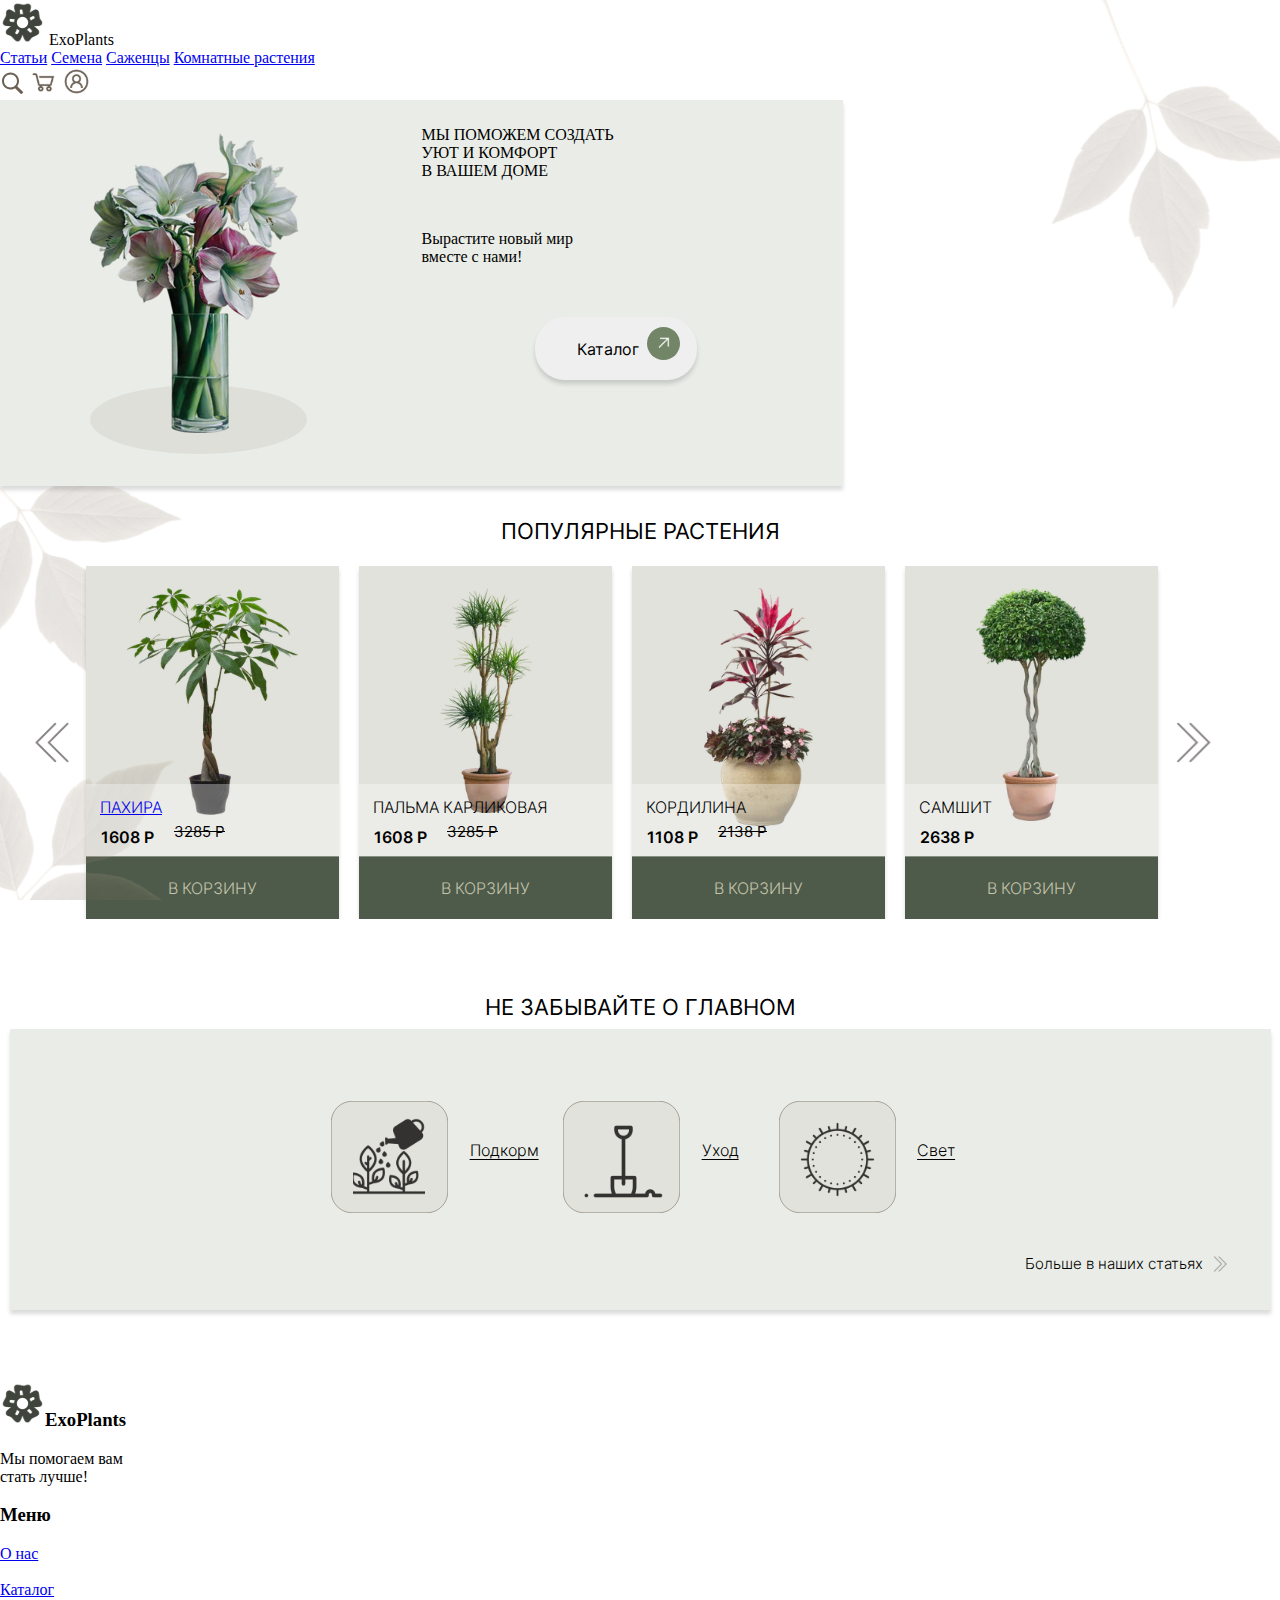
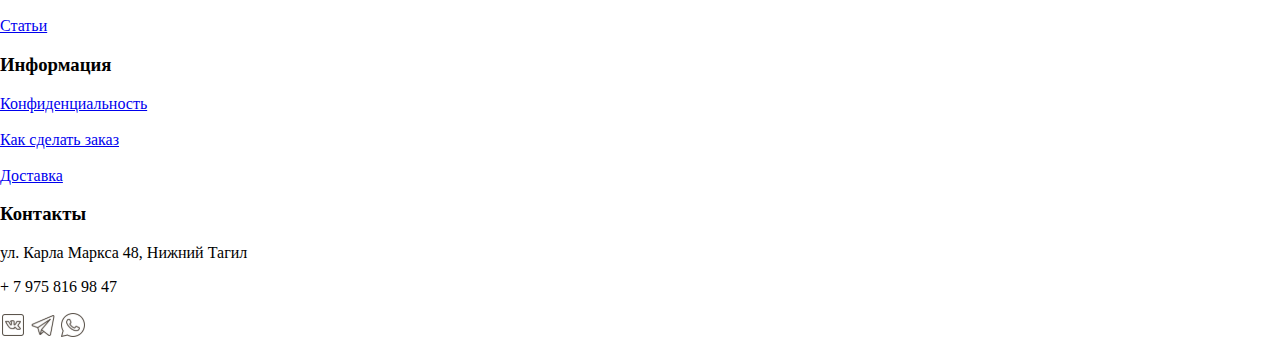
<file: index.html>
<!DOCTYPE html>
<html lang="ru">

<head>
    <meta charset="UTF-8">
    <meta name="viewport" content="width=device-width, user-scalable=no, initial-scale=1.0, maximum-scale=1.0, minimum-scale=1.0">
    <title>ExoPlants</title>
    <link rel="stylesheet" href="css/main.css">
</head>

<body>
    <div class="header_line"></div>

    <img src="IMG/List_top.png" alt="listok" id="listok_1">
    <div class="header">
        <div class="logo">
            <img src="IMG/MenuIcon.svg" height="45px" width="45px" alt="logo">
            ExoPlants
        </div>
        <nav class="nav">
            <a href="#" class="link">Статьи</a>
            <a href="pages/seeds.html" class="link">Семена</a>
            <a href="pages/sags.html" class="link">Саженцы</a>
            <a href="pages/plants.html" class="link">Комнатные растения</a>
        </nav>
        <div class="actions">
            <img src="IMG/SearchIcon.svg">
            <img src="IMG/Bag.svg">
            <img src="IMG/Account.svg">
        </div>
    </div>
    <div class="info-block">
        <img src="IMG/VaseGroup.svg" class="vase-img">
        <div class="info-text">
            <p>МЫ ПОМОЖЕМ СОЗДАТЬ<br>
                УЮТ И КОМФОРТ<br>
                В ВАШЕМ ДОМЕ</p>
            <p>Вырастите новый мир<br>
                вместе с нами!</p>
            <a href="pages/catalog.html">
                <button class="btn-catalog">Каталог
                    <img src="IMG/SelectGroup.svg" height="33px" width="33px" alt="catalog-btn">
                </button>
            </a>
        </div>
    </div>
    <img src="IMG/listok_2.svg" alt="listok_2" id="listok_2">
    <div class="popular-plants">
        <p id="slaider-p">ПОПУЛЯРНЫЕ РАСТЕНИЯ</p>
        <div class="slaider">
            <img src="IMG/ArrowLeft-img.svg" id="strelka-left">
            <div class="slider-body">
                <div class="card-1">
                    <div class="img">
                        <img src="IMG/Pahira-IMG.svg">
                    </div>
                    <div class="line-block">
                        <a href="pages/good-card.html" class="link-goods"><p>ПАХИРА</p></a>
                        <div class="price">
                            <p>1608 Р</p>
                            <p>3285 Р</p>
                        </div>
                    </div>
                    <button class="bag-add">В КОРЗИНУ</button>
                </div>
                <div class="card-1">
                    <div class="img">
                        <img src="IMG/Palma.svg">
                    </div>
                    <div class="line-block">
                        <p>ПАЛЬМА КАРЛИКОВАЯ</p>
                        <div class="price">
                        <p>1608 Р</p>
                        <p>3285 Р</p>
                        </div>
                    </div>
                    <button class="bag-add">В КОРЗИНУ</button>
                </div>
                <div class="card-1">
                    <div class="img">
                        <img src="IMG/Cordylina.svg">
                    </div>
                    <div class="line-block">
                        <p>КОРДИЛИНА</p>
                        <div class="price">
                        <p>1108 Р</p>
                        <p>2138 Р</p>
                        </div>
                    </div>
                    <button class="bag-add">В КОРЗИНУ</button>
                </div>
                <div class="card-1">
                    <div class="img">
                        <img src="IMG/Samshit.svg">
                    </div>
                    <div class="line-block">
                        <p>САМШИТ</p>
                        <div class="price">
                        <p>2638 Р</p>
                        </div>
                    </div>
                    <button class="bag-add">В КОРЗИНУ</button>
                </div>
                <div class="card-1">
                    <div class="img">
                        <img src="IMG/Azalia.svg">
                    </div>
                    <div class="line-block">
                        <p>АЗАЛИЯ</p>
                        <div class="price">
                        <p>1608 Р</p>
                        </div>
                    </div>
                    <button class="bag-add">В КОРЗИНУ</button>
                </div>
                <div class="card-1">
                    <div class="img">
                        <img src="IMG/Youkka.svg">
                    </div>
                    <div class="line-block">
                        <p>ЮККА</p>
                        <div class="price">
                        <p>2380 Р</p>
                        <p>3880 Р</p>
                        </div>
                    </div>
                    <button class="bag-add">В КОРЗИНУ</button>
                </div>
                <div class="card-1">
                    <div class="img">
                        <img src="IMG/Fikus-Daniel.svg">
                    </div>
                    <div class="line-block">
                        <p>ФИКУС ДАНИЭЛЬ</p>
                        <div class="price">
                        <p>3450 Р</p>
                        <p>4780 Р</p>
                        </div>
                    </div>
                    <button class="bag-add">В КОРЗИНУ</button>
                </div>
                <div class="card-1">
                    <div class="img">
                        <img src="IMG/Drazena-Marginata.svg">
                    </div>
                    <div class="line-block">
                        <p>ДРАЦЕНА МАРГИНАТА</p>
                        <div class="price">
                        <p>3350 Р</p>
                        <p>5590 Р</p>
                        </div>
                    </div>
                    <button class="bag-add">В КОРЗИНУ</button>
                </div>
                <div class="card-1">
                    <div class="img">
                        <img src="IMG/PinkOrchide.svg">
                    </div>
                    <div class="line-block">
                        <p>РОЗОВАЯ ОРХИДЕЯ</p>
                        <div class="price">
                        <p>3638 Р</p>
                        </div>
                    </div>
                    <button class="bag-add">В КОРЗИНУ</button>
                </div>
                <div class="card-1">
                    <div class="img">
                        <img src="IMG/Spatifilym.svg">
                    </div>
                    <div class="line-block">
                        <p>СПАТИФИЛЛУМ КОМНАТНЫЙ</p>
                        <div class="price">
                        <p>1680 Р</p>
                        <p>3638 Р</p>
                        </div>
                    </div>
                    <button class="bag-add">В КОРЗИНУ</button>
                </div>
            </div>
            <img src="IMG/ArrowRight-img.svg" id="strelka-right">
        </div>
        
    </div>
    <div class="block-states">
        <p class="p-style">НЕ ЗАБЫВАЙТЕ О ГЛАВНОМ</p>
        <div class="states">
            <div class="states-position">
               <div class="states-img">
                    <img src="IMG/FeedGroup.svg" height="112px" width="117px" alt="feed-img">
                    <p><a href="#" class="link-states">Подкорм</a></p>
                </div>
                <div class="states-img">
                    <img src="IMG/CareGroup.svg" height="112px" width="117px" alt="care-img">
                    <p><a href="#" class="link-states">Уход</a></p>
                </div>
                <div class="states-img">
                    <img src="IMG/LightGroup.svg" height="112px" width="117px" alt="light-img">
                    <p><a href="#" class="link-states">Свет</a></p>
                </div>
            </div>
            <a href="#" class="a-link">Больше в наших статьях <img src="IMG/ArrowRight (1).svg"></a>
        </div>
    </div>
    <div class="footer">
        <div class="footer-text">
            <div class="block-f">
                <h3><img src="IMG/MenuIcon.svg" height="45px" width="45px" alt="logo">ExoPlants</h3>
                <p>Мы помогаем вам<br>
                    стать лучше!</p>
            </div>
            <div class="block-f">
                <h3>Меню</h3>
                <a href="#" class="link-footer">О нас</a><br><br>
                <a href="pages/catalog.html" class="link-footer">Каталог</a><br><br>
                <a href="#" class="link-footer">Статьи</a>
            </div>


            <div class="block-f">
                <h3>Информация</h3>
                <a href="#" class="link-footer">Конфиденциальность</a><br><br>
                <a href="#" class="link-footer">Как сделать заказ</a><br><br>
                <a href="#" class="link-footer">Доставка</a>
            </div>

            <div class="block-f">
                <h3>Контакты</h3>
                <p>ул. Карла Маркса 48, Нижний Тагил</p>
                <p>+ 7 975 816 98 47</p>
                <img src="IMG/VK-icon.svg">
                <img src="IMG/Telegram-icon.svg">
                <img src="IMG/Whatsup-icon.svg">
            </div>
        </div>
        <img src="IMG/listok-3.svg" id="listok-3">
    </div>
    <script src="scripts/main.js"></script>
</body>

</html>
</file>
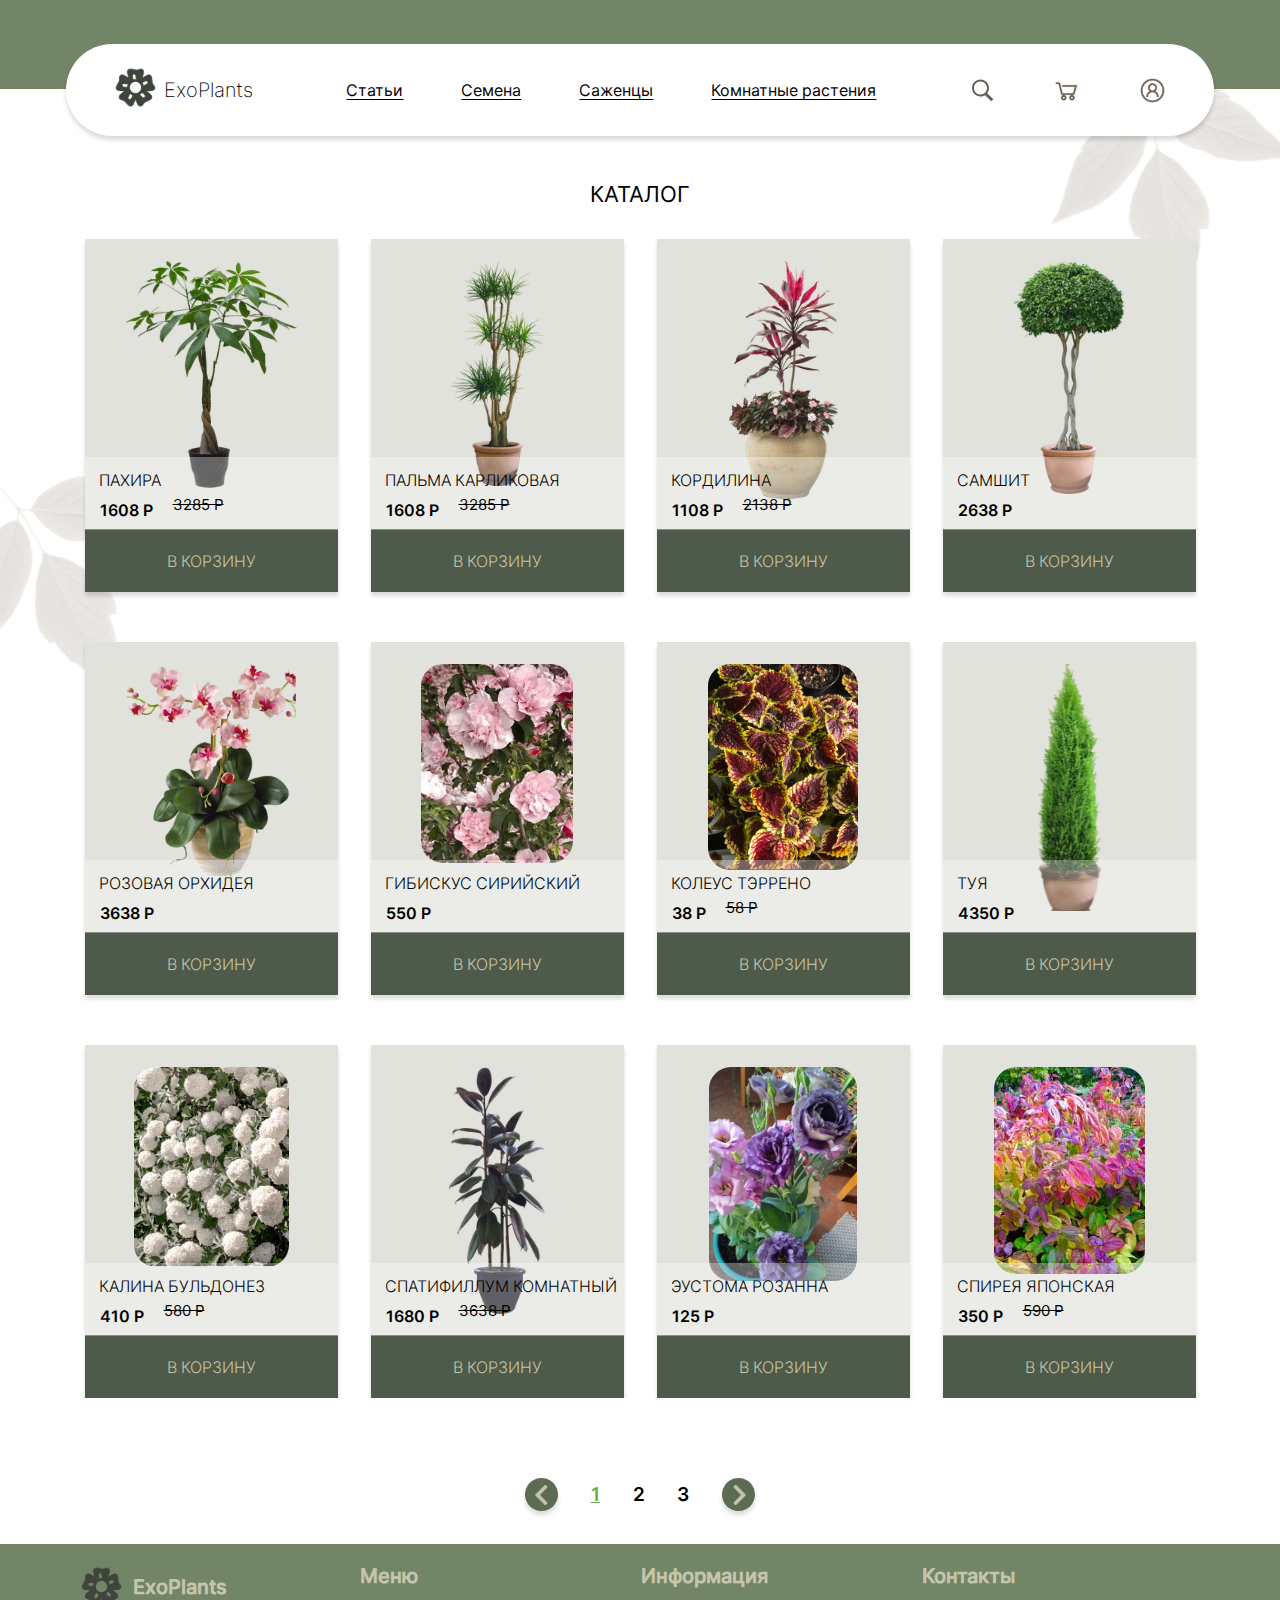
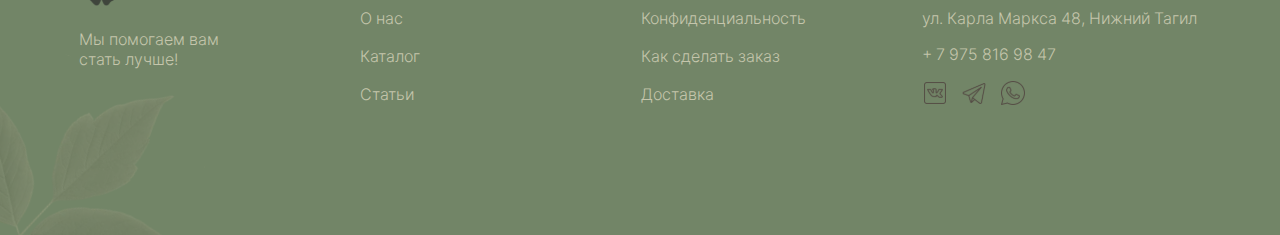
<file: catalog.html>
<!DOCTYPE html>
<html lang="ru">

<head>
    <meta charset="UTF-8">
    <meta name="viewport" content="width=device-width, initial-scale=1.0">
    <title>Каталог</title>
    <link rel="stylesheet" href="catalog.css">
</head>

<body>
    <div class="header_line"></div>

    <img src="IMG/List_top.png" alt="listok" id="listok_1">
    <div class="header">
        <div class="logo">
            <a href="index.html"><img src="IMG/MenuIcon.svg" height="45px" width="45px" alt="logo"></a>
            ExoPlants
        </div>
        <nav class="nav">
            <a href="#" class="link">Статьи</a>
            <a href="#" class="link">Семена</a>
            <a href="#" class="link">Саженцы</a>
            <a href="#" class="link">Комнатные растения</a>
        </nav>
        <div class="actions">
            <img src="IMG/SearchIcon.svg">
            <img src="IMG/Bag.svg">
            <img src="IMG/Account.svg">
        </div>
    </div>
    <img src="IMG/listok_2.svg" alt="listok_2" id="listok_2">
    <p id="catalog-p">КАТАЛОГ</p>
    <div class="catalog">
        <!-- первая часть -->
        <div class="catalog-part">
            <div class="card-1">
                <div class="img">
                    <img src="IMG/Pahira-IMG.svg">
                </div>
                <div class="line-block">
                    <p>ПАХИРА</p>
                    <div class="price">
                        <p>1608 Р</p>
                        <p>3285 Р</p>
                    </div>
                </div>
                <button class="bag-add">В КОРЗИНУ</button>
            </div>
            <div class="card-1">
                <div class="img">
                    <img src="IMG/Palma.svg">
                </div>
                <div class="line-block">
                    <p>ПАЛЬМА КАРЛИКОВАЯ</p>
                    <div class="price">
                        <p>1608 Р</p>
                        <p>3285 Р</p>
                    </div>
                </div>
                <button class="bag-add">В КОРЗИНУ</button>
            </div>
            <div class="card-1">
                <div class="img">
                    <img src="IMG/Cordylina.svg">
                </div>
                <div class="line-block">
                    <p>КОРДИЛИНА</p>
                    <div class="price">
                        <p>1108 Р</p>
                        <p>2138 Р</p>
                    </div>
                </div>
                <button class="bag-add">В КОРЗИНУ</button>
            </div>
            <div class="card-1">
                <div class="img">
                    <img src="IMG/Samshit.svg">
                </div>
                <div class="line-block">
                    <p>САМШИТ</p>
                    <div class="price">
                        <p>2638 Р</p>
                    </div>
                </div>
                <button class="bag-add">В КОРЗИНУ</button>
            </div>
            <div class="card-1">
                <div class="img">
                    <img src="IMG/PinkOrchide.svg">
                </div>
                <div class="line-block">
                    <p>РОЗОВАЯ ОРХИДЕЯ</p>
                    <div class="price">
                        <p>3638 Р</p>
                    </div>
                </div>
                <button class="bag-add">В КОРЗИНУ</button>
            </div>
            <div class="card-1">
                <div class="img">
                    <img src="IMG/GibiskusSir.svg">
                </div>
                <div class="line-block">
                    <p>ГИБИСКУС СИРИЙСКИЙ</p>
                    <div class="price">
                        <p>550 Р</p>
                    </div>
                </div>
                <button class="bag-add">В КОРЗИНУ</button>
            </div>
            <div class="card-1">
                <div class="img">
                    <img src="IMG/KoleusToreno.svg">
                </div>
                <div class="line-block">
                    <p>КОЛЕУС ТЭРРЕНО</p>
                    <div class="price">
                        <p>38 Р</p>
                        <p>58 Р</p>
                    </div>
                </div>
                <button class="bag-add">В КОРЗИНУ</button>
            </div>
            <div class="card-1">
                <div class="img">
                    <img src="IMG/Tya.svg" height="247" width="67">
                </div>
                <div class="line-block">
                    <p>ТУЯ</p>
                    <div class="price">
                        <p>4350 Р</p>
                    </div>
                </div>
                <button class="bag-add">В КОРЗИНУ</button>
            </div>
            <div class="card-1">
                <div class="img">
                    <img src="IMG/KalinaBuldonez.svg">
                </div>
                <div class="line-block">
                    <p>КАЛИНА БУЛЬДОНЕЗ</p>
                    <div class="price">
                        <p>410 Р</p>
                        <p>580 Р</p>
                    </div>
                </div>
                <button class="bag-add">В КОРЗИНУ</button>
            </div>
            <div class="card-1">
                <div class="img">
                    <img src="IMG/Spatifilym.svg">
                </div>
                <div class="line-block">
                    <p>СПАТИФИЛЛУМ КОМНАТНЫЙ</p>
                    <div class="price">
                        <p>1680 Р</p>
                        <p>3638 Р</p>
                    </div>
                </div>
                <button class="bag-add">В КОРЗИНУ</button>
            </div>
            <div class="card-1">
                <div class="img">
                    <img src="IMG/IeystomaRosana.svg">
                </div>
                <div class="line-block">
                    <p>ЭУСТОМА РОЗАННА</p>
                    <div class="price">
                        <p>125 Р</p>
                    </div>
                </div>
                <button class="bag-add">В КОРЗИНУ</button>
            </div>
            <div class="card-1">
                <div class="img">
                    <img src="IMG/SpireaYaponskaya.svg">
                </div>
                <div class="line-block">
                    <p>СПИРЕЯ ЯПОНСКАЯ</p>
                    <div class="price">
                        <p>350 Р</p>
                        <p>590 Р</p>
                    </div>
                </div>
                <button class="bag-add">В КОРЗИНУ</button>
            </div>
        </div>
        <!-- вторая часть -->
        <div class="catalog-part">
            <div class="card-1">
                <div class="img">
                    <img src="IMG/VasilekKapitan.svg">
                </div>
                <div class="line-block">
                    <p>ВАСИЛЁК КАПИТАН</p>
                    <div class="price">
                        <p>18 Р</p>
                        <p>38 Р</p>
                    </div>
                </div>
                <button class="bag-add">В КОРЗИНУ</button>
            </div>
            <div class="card-1">
                <div class="img">
                    <img src="IMG/Floks.svg">
                </div>
                <div class="line-block">
                    <p>ФЛОКС СМЕСЬ ОКРАСОВ</p>
                    <div class="price">
                        <p>24 Р</p>
                    </div>
                </div>
                <button class="bag-add">В КОРЗИНУ</button>
            </div>
            <div class="card-1">
                <div class="img">
                    <img src="IMG/Viola.svg">
                </div>
                <div class="line-block">
                    <p>ВИОЛА УЛЬТРАМАРИН</p>
                    <div class="price">
                        <p>44 Р</p>
                    </div>
                </div>
                <button class="bag-add">В КОРЗИНУ</button>
            </div>
            <div class="card-1">
                <div class="img">
                    <img src="IMG/Barhats.svg">
                </div>
                <div class="line-block">
                    <p>БАРХАТЦЫ ОРАНЖЕВЫЕ</p>
                    <div class="price">
                        <p>28 Р</p>
                        <p>58 Р</p>
                    </div>
                </div>
                <button class="bag-add">В КОРЗИНУ</button>
            </div>
            <div class="card-1">
                <div class="img">
                    <img src="IMG/AstraJuvel.svg">
                </div>
                <div class="line-block">
                    <p>АСТРА ДЖУВЕЛ</p>
                    <div class="price">
                        <p>25 Р</p>
                        <p>58 Р</p>
                    </div>
                </div>
                <button class="bag-add">В КОРЗИНУ</button>
            </div>
            <div class="card-1">
                <div class="img">
                    <img src="IMG/GeorginaViolet.svg">
                </div>
                <div class="line-block">
                    <p>ГЕОРГИНА ФИОЛЕТ ШЕЙДС</p>
                    <div class="price">
                        <p>125 Р</p>
                    </div>
                </div>
                <button class="bag-add">В КОРЗИНУ</button>
            </div>
            <div class="card-1">
                <div class="img">
                    <img src="IMG/Drazena-Marginata.svg">
                </div>
                <div class="line-block">
                    <p>ДРАЦЕНА МАРГИНАТА</p>
                    <div class="price">
                    <p>3350 Р</p>
                    <p>5590 Р</p>
                    </div>
                </div>
                <button class="bag-add">В КОРЗИНУ</button>
            </div>
            <div class="card-1">
                <div class="img">
                    <img src="IMG/LionZevPink.svg">
                </div>
                <div class="line-block">
                    <p>ЛЬВИНЫЙ ЗЕВ РОЗОВЫЙ</p>
                    <div class="price">
                        <p>135 Р</p>
                        <p>250 Р</p>
                    </div>
                </div>
                <button class="bag-add">В КОРЗИНУ</button>
            </div>
            <div class="card-1">
                <div class="img">
                    <img src="IMG/LupinAlyeParusa.svg">
                </div>
                <div class="line-block">
                    <p>ЛЮПИН АЛЫЕ ПАРУСА</p>
                    <div class="price">
                        <p>41 Р</p>
                        <p>78 Р</p>
                    </div>
                </div>
                <button class="bag-add">В КОРЗИНУ</button>
            </div>
            <div class="card-1">
                <div class="img">
                    <img src="IMG/FrillituniaZvetnaya.svg">
                </div>
                <div class="line-block">
                    <p>ФРИЛЛИТУНИЯ ЦВЕТНАЯ</p>
                    <div class="price">
                        <p>67 Р</p>
                        <p>88 Р</p>
                    </div>
                </div>
                <button class="bag-add">В КОРЗИНУ</button>
            </div>
            <div class="card-1">
                <div class="img">
                    <img src="IMG/Fikus-Daniel.svg">
                </div>
                <div class="line-block">
                    <p>ФИКУС ДАНИЭЛЬ</p>
                    <div class="price">
                    <p>3450 Р</p>
                    <p>4780 Р</p>
                    </div>
                </div>
                <button class="bag-add">В КОРЗИНУ</button>
            </div>
            <div class="card-1">
                <div class="img">
                    <img src="IMG/AgeratumSirenevui.svg">
                </div>
                <div class="line-block">
                    <p>АГЕРАТУМ СИРЕНЕВЫЙ</p>
                    <div class="price">
                        <p>25 Р</p>
                        <p>59 Р</p>
                    </div>
                </div>
                <button class="bag-add">В КОРЗИНУ</button>
            </div>
        </div>
        <!-- третья часть -->
        <div class="catalog-part">
            <div class="card-1">
                <div class="img">
                    <img src="IMG/KlematisMan.svg">
                </div>
                <div class="line-block">
                    <p>КЛЕМАТИС МАНЬЧЖУРСКИЙ </p>
                    <div class="price">
                        <p>520 Р</p>
                        <p>780 Р</p>
                    </div>
                </div>
                <button class="bag-add">В КОРЗИНУ</button>
            </div>
            <div class="card-1">
                <div class="img">
                    <img src="IMG/Azalia.svg">
                </div>
                <div class="line-block">
                    <p>АЗАЛИЯ</p>
                    <div class="price">
                    <p>1608 Р</p>
                    </div>
                </div>
                <button class="bag-add">В КОРЗИНУ</button>
            </div>
            <div class="card-1">
                <div class="img">
                    <img src="IMG/Youkka.svg">
                </div>
                <div class="line-block">
                    <p>ЮККА</p>
                    <div class="price">
                    <p>2380 Р</p>
                    <p>3880 Р</p>
                    </div>
                </div>
                <button class="bag-add">В КОРЗИНУ</button>
            </div>
            <div class="card-1">
                <div class="img">
                    <img src="IMG/LohUskolist.svg">
                </div>
                <div class="line-block">
                    <p>ЛОХ УЗКОЛИСТЫЙ</p>
                    <div class="price">
                        <p>250 Р</p>
                        <p>490 Р</p>
                    </div>
                </div>
                <button class="bag-add">В КОРЗИНУ</button>
            </div>
            <div class="card-1">
                <div class="img">
                    <img src="IMG/WhiteOrchide.svg">
                </div>
                <div class="line-block">
                    <p>БЕЛАЯ ОРХИДЕЯ</p>
                    <div class="price">
                        <p>2308 Р</p>
                        <p>3758 Р</p>
                    </div>
                </div>
                <button class="bag-add">В КОРЗИНУ</button>
            </div>
            <div class="card-1">
                <div class="img">
                    <img src="IMG/MolodiloNuar.svg">
                </div>
                <div class="line-block">
                    <p>МОЛОДИЛО НУАР</p>
                    <div class="price">
                        <p>450 Р</p>
                    </div>
                </div>
                <button class="bag-add">В КОРЗИНУ</button>
            </div>
            <div class="card-1">
                <div class="img">
                    <img src="IMG/DerbennikIvovyi.svg">
                </div>
                <div class="line-block">
                    <p>ДЕРБЕННИК ИВОВЫЙ</p>
                    <div class="price">
                        <p>280 Р</p>
                        <p>310 Р</p>
                    </div>
                </div>
                <button class="bag-add">В КОРЗИНУ</button>
            </div>
            <div class="card-1">
                <div class="img">
                    <img src="IMG/AstraBisernaya.svg">
                </div>
                <div class="line-block">
                    <p>АСТРА БИСЕРНАЯ</p>
                    <div class="price">
                        <p>240 Р</p>
                        <p>380 Р</p>
                    </div>
                </div>
                <button class="bag-add">В КОРЗИНУ</button>
            </div>
            <div class="card-1">
                <div class="img">
                    <img src="IMG/SpireyaShirobana.svg">
                </div>
                <div class="line-block">
                    <p>СПИРЕЯ ШИРОБАНА</p>
                    <div class="price">
                        <p>450 Р</p>
                        <p>780 Р</p>
                    </div>
                </div>
                <button class="bag-add">В КОРЗИНУ</button>
            </div>
            <div class="card-1">
                <div class="img">
                    <img src="IMG/HrizantemaDafna.svg">
                </div>
                <div class="line-block">
                    <p>ХРИЗАНТЕМА ДАФНАТ</p>
                    <div class="price">
                        <p>380 Р</p>
                        <p>880 Р</p>
                    </div>
                </div>
                <button class="bag-add">В КОРЗИНУ</button>
            </div>
            <div class="card-1">
                <div class="img">
                    <img src="IMG/PuzureplodnikRed.svg">
                </div>
                <div class="line-block">
                    <p>ПУЗЫРЕПЛОДНИК РЕД </p>
                    <div class="price">
                        <p>360 Р</p>
                    </div>
                </div>
                <button class="bag-add">В КОРЗИНУ</button>
            </div>
            <div class="card-1">
                <div class="img">
                    <img src="IMG/LavandaBlueSpir.svg">
                </div>
                <div class="line-block">
                    <p>ЛАВАНДА БЛЮ СПИР</p>
                    <div class="price">
                        <p>350 Р</p>
                        <p>590 Р</p>
                    </div>
                </div>
                <button class="bag-add">В КОРЗИНУ</button>
            </div>
        </div>
        <!-- навигация по каталогу -->
        <nav class="catalog-nav">
            <button id="strelka-left"></button>
            <p>1</p>
            <p>2</p>
            <p>3</p>
            <button id="strelka-right"></button>
        </nav>
    </div>
    <div class="footer">
        <div class="footer-text">
            <div class="block-f">
                <h3><img src="IMG/MenuIcon.svg" height="45px" width="45px" alt="logo">ExoPlants</h3>
                <p>Мы помогаем вам<br>
                    стать лучше!</p>
            </div>
            <div class="block-f">
                <h3>Меню</h3>
                <a href="#" class="link-footer">О нас</a><br><br>
                <a href="catalog.html" class="link-footer">Каталог</a><br><br>
                <a href="#" class="link-footer">Статьи</a>
            </div>


            <div class="block-f">
                <h3>Информация</h3>
                <a href="#" class="link-footer">Конфиденциальность</a><br><br>
                <a href="#" class="link-footer">Как сделать заказ</a><br><br>
                <a href="#" class="link-footer">Доставка</a>
            </div>

            <div class="block-f">
                <h3>Контакты</h3>
                <p>ул. Карла Маркса 48, Нижний Тагил</p>
                <p>+ 7 975 816 98 47</p>
                <img src="IMG/VK-icon.svg">
                <img src="IMG/Telegram-icon.svg">
                <img src="IMG/Whatsup-icon.svg">
            </div>
        </div>
        <img src="IMG/listok-3.svg" id="listok-3">
    </div>
</body>
<script src="catalogPages.js"></script>

</html>
</file>
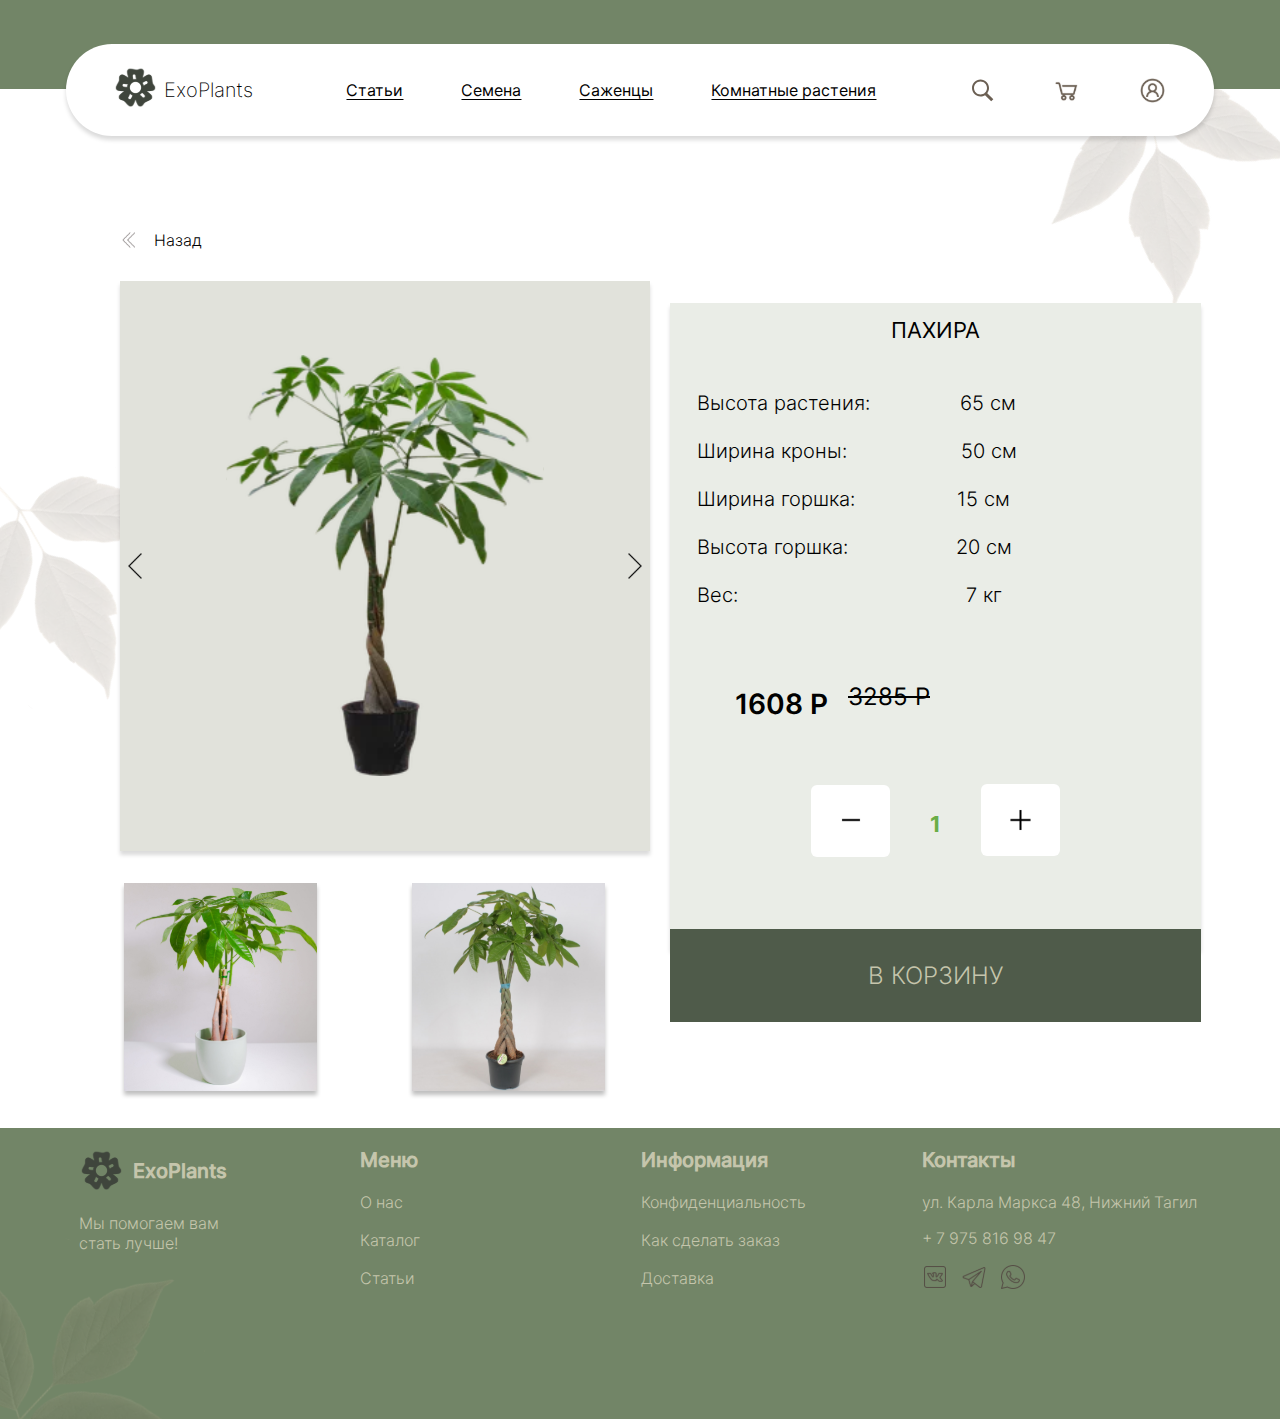
<file: good-card.html>
<!DOCTYPE html>
<html lang="ru">
<head>
    <meta charset="UTF-8">
    <meta name="viewport" content="width=device-width, initial-scale=1.0">
    <title>Карточка товара</title>
    <link rel="stylesheet" href="good-card.css">
</head>
<body>
    <div class="header_line"></div>

    <img src="IMG/List_top.png" alt="listok" id="listok_1">
    <div class="header">
        <div class="logo">
            <a href="index.html"><img src="IMG/MenuIcon.svg" height="45px" width="45px" alt="logo"></a>
            ExoPlants
        </div>
        <nav class="nav">
            <a href="#" class="link">Статьи</a>
            <a href="#" class="link">Семена</a>
            <a href="#" class="link">Саженцы</a>
            <a href="#" class="link">Комнатные растения</a>
        </nav>
        <div class="actions">
            <img src="IMG/SearchIcon.svg">
            <img src="IMG/Bag.svg">
            <img src="IMG/Account.svg">
        </div>
    </div>
    <img src="IMG/listok_2.svg" alt="listok_2" id="listok_2">

    <a href="index.html" class="a-link"><img src="IMG/ArrowBack.svg"> Назад</a>

        <div class="card-switcher-body">
        <img src="IMG/SwitchArrowLeft.svg">
        <img src="IMG/Pahira-IMG.svg" height="421" width="317" class="img-main">
        <img src="IMG/SwitchArrowRight.svg">
    </div>
    <div class="card-switcher">
        <div class="goods-1">
        <img src="IMG/Pahira-switch-1.svg">
        </div>
        <div class="goods-1">
        <img src="IMG/Pahira-switck-2.svg">
        </div>
    </div>

    <div class="good-info-body">
        <div class="center">
            <br>
            ПАХИРА
        </div>
        <div class="good-text">
            Высота растения: &nbsp; &nbsp; &nbsp; &nbsp; &nbsp; &nbsp; &nbsp; 65 см<br><br>
            Ширина кроны: &nbsp; &nbsp; &nbsp; &nbsp; &nbsp; &nbsp; &nbsp; &nbsp; &nbsp;&nbsp;50 см<br><br>
            Ширина горшка: &nbsp; &nbsp; &nbsp; &nbsp; &nbsp; &nbsp; &nbsp; &nbsp;&nbsp;15 см<br><br>
            Высота горшка: &nbsp; &nbsp; &nbsp; &nbsp; &nbsp; &nbsp; &nbsp; &nbsp;&nbsp;&nbsp;20 см<br><br>
            Вес: &nbsp; &nbsp; &nbsp; &nbsp; &nbsp; &nbsp; &nbsp; &nbsp; &nbsp; &nbsp; &nbsp; &nbsp; &nbsp; &nbsp; &nbsp; &nbsp; &nbsp;&nbsp;&nbsp;&nbsp;&nbsp;7 кг
        </div>
        <div class="price">
            <p>1608 Р</p>
            <p>3285 Р</p>
        </div>
        <div class="quantity" data-quantity>
            <button class="counter__button minus-btn" type="button" name="button">
                <img src="IMG/minus.svg" alt="">
              </button>
            <input type="text" disabled name="name" value="1">
            <button class="counter__button plus-btn" type="button" name="button">
                <img src="IMG/plus.svg" alt="">
              </button>
          </div>
        <button class="bag-add">В КОРЗИНУ</button>
    </div>
    
    <div class="footer">
        <div class="footer-text">
            <div class="block-f">
                <h3><img src="IMG/MenuIcon.svg" height="45px" width="45px" alt="logo">ExoPlants</h3>
                <p>Мы помогаем вам<br>
                    стать лучше!</p>
            </div>
            <div class="block-f">
                <h3>Меню</h3>
                <a href="#" class="link-footer">О нас</a><br><br>
                <a href="catalog.html" class="link-footer">Каталог</a><br><br>
                <a href="#" class="link-footer">Статьи</a>
            </div>


            <div class="block-f">
                <h3>Информация</h3>
                <a href="#" class="link-footer">Конфиденциальность</a><br><br>
                <a href="#" class="link-footer">Как сделать заказ</a><br><br>
                <a href="#" class="link-footer">Доставка</a>
            </div>

            <div class="block-f">
                <h3>Контакты</h3>
                <p>ул. Карла Маркса 48, Нижний Тагил</p>
                <p>+ 7 975 816 98 47</p>
                <img src="IMG/VK-icon.svg">
                <img src="IMG/Telegram-icon.svg">
                <img src="IMG/Whatsup-icon.svg">
            </div>
        </div>
        <img src="IMG/listok-3.svg" id="listok-3">
    </div>
    <script src="good-card.js"></script>
</body>
</html>
</file>
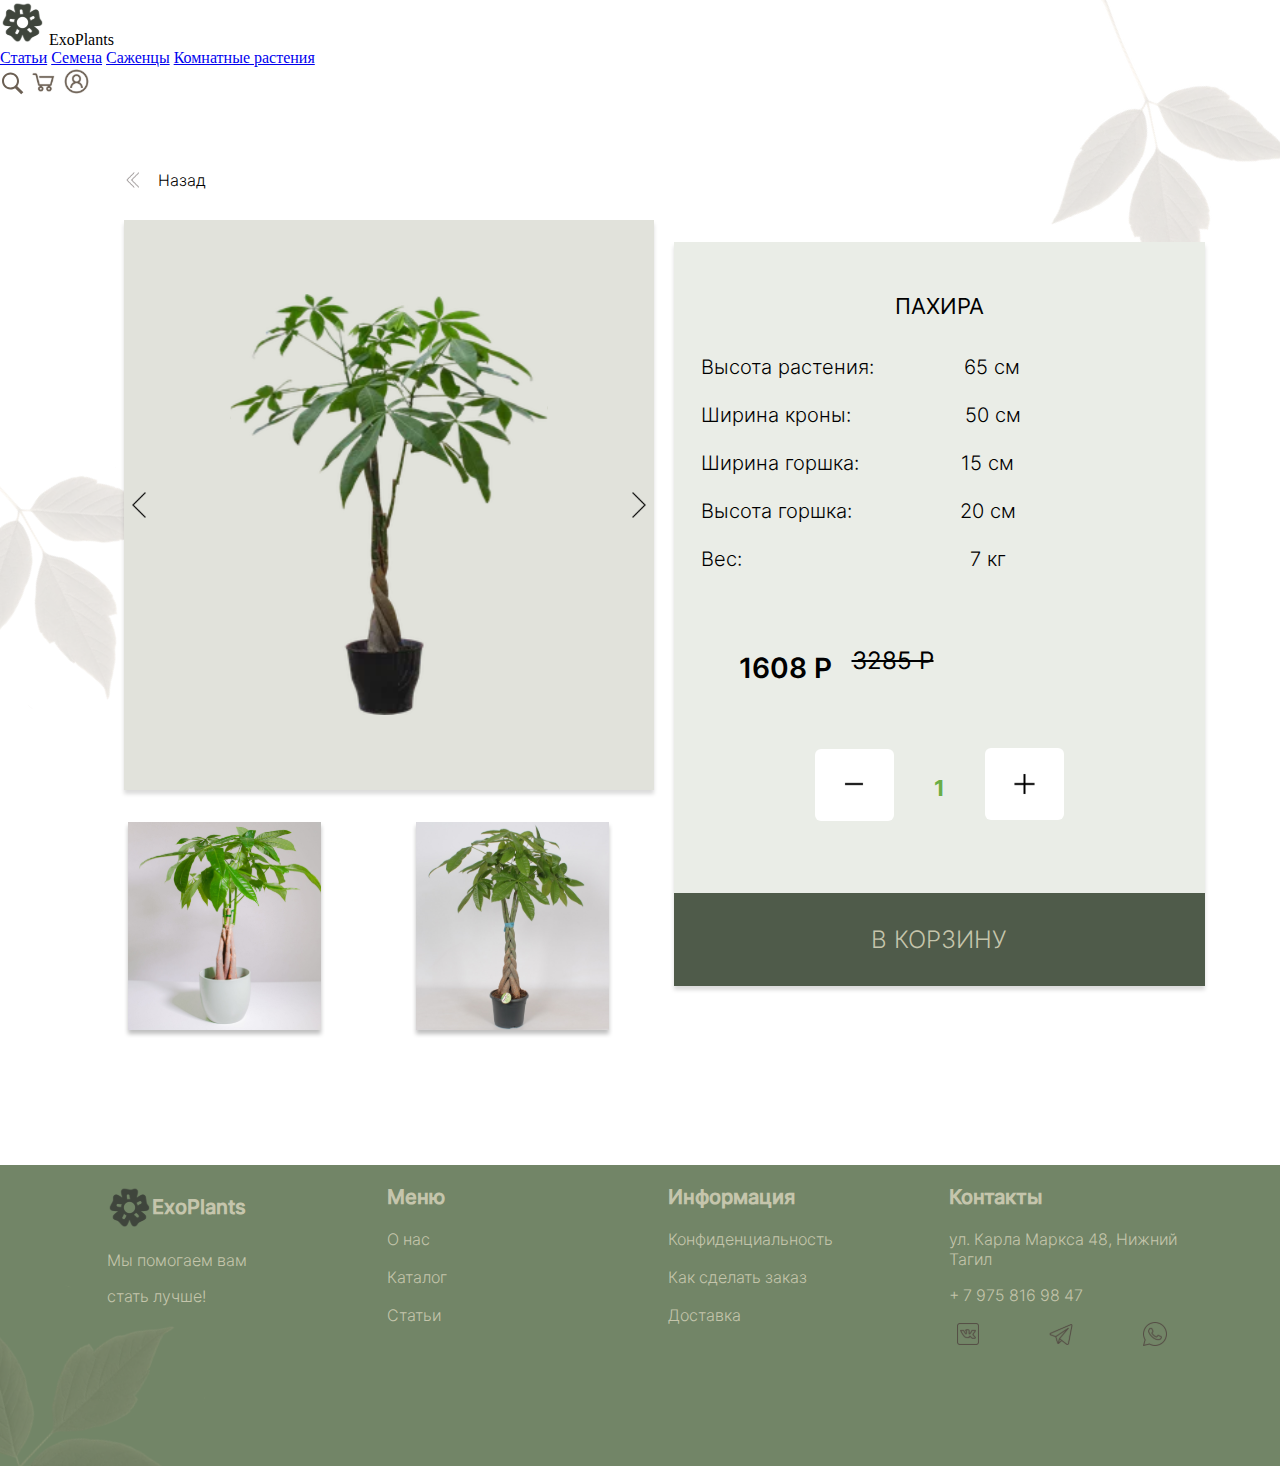
<file: pages/good-card.html>
<!DOCTYPE html>
<html lang="ru">
<head>
    <meta charset="UTF-8">
    <meta name="viewport" content="width=device-width, initial-scale=1.0">
    <title>Карточка товара</title>
    <link rel="stylesheet" href="../css/good-card.css">
    <link rel="stylesheet" href="../css/global.css">
</head>
<body>
    <div class="header_line"></div>

    <img src="../IMG/List_top.png" alt="listok" id="listok_1">
    <div class="header">
        <div class="logo">
            <a href="../index.html"><img src="../IMG/MenuIcon.svg" height="45px" width="45px" alt="logo"></a>
            ExoPlants
        </div>
        <nav class="nav">
            <a href="#" class="link">Статьи</a>
            <a href="seeds.html" class="link">Семена</a>
            <a href="sags.html" class="link">Саженцы</a>
            <a href="plants.html" class="link">Комнатные растения</a>
        </nav>
        <div class="actions">
            <img src="../IMG/SearchIcon.svg">
            <img src="../IMG/Bag.svg">
            <img src="../IMG/Account.svg">
        </div>
    </div>
    
    <div class="good-cart-body">
        <div class="good-cart-container">
            <img src="../IMG/listok_2.svg" alt="listok_2" id="listok_2">
            <a href="../index.html" class="a-link"><img src="../IMG/ArrowBack.svg"> Назад</a>
            <div class="card-switcher-body">
            <img src="../IMG/SwitchArrowLeft.svg">
            <img src="../IMG/Pahira-IMG.svg" height="421" width="317" class="img-main">
            <img src="../IMG/SwitchArrowRight.svg">
            </div>
            <div class="card-switcher">
                <div class="goods-1">
                <img src="../IMG/Pahira-switch-1.svg">
                </div>
                <div class="goods-1">
                <img src="../IMG/Pahira-switck-2.svg">
                </div>
            </div>
            <div class="good-info-body">
                <div class="center">
                    <br>
                    ПАХИРА
                </div>
                <div class="good-text">
                    Высота растения: &nbsp; &nbsp; &nbsp; &nbsp; &nbsp; &nbsp; &nbsp; 65 см<br><br>
                    Ширина кроны: &nbsp; &nbsp; &nbsp; &nbsp; &nbsp; &nbsp; &nbsp; &nbsp; &nbsp;&nbsp;50 см<br><br>
                    Ширина горшка: &nbsp; &nbsp; &nbsp; &nbsp; &nbsp; &nbsp; &nbsp; &nbsp;&nbsp;15 см<br><br>
                    Высота горшка: &nbsp; &nbsp; &nbsp; &nbsp; &nbsp; &nbsp; &nbsp; &nbsp;&nbsp;&nbsp;20 см<br><br>
                    Вес: &nbsp; &nbsp; &nbsp; &nbsp; &nbsp; &nbsp; &nbsp; &nbsp; &nbsp; &nbsp; &nbsp; &nbsp; &nbsp; &nbsp; &nbsp; &nbsp; &nbsp;&nbsp;&nbsp;&nbsp;&nbsp;7 кг
                </div>
                <div class="price">
                    <p>1608 Р</p>
                    <p>3285 Р</p>
                </div>
                <div class="quantity" data-quantity>
                    <button class="counter__button minus-btn" type="button" name="button">
                        <img src="../IMG/minus.svg" alt="">
                      </button>
                    <input type="text" disabled name="name" value="1">
                    <button class="counter__button plus-btn" type="button" name="button">
                        <img src="../IMG/plus.svg" alt="">
                      </button>
                  </div>
                <button class="bag-add">В КОРЗИНУ</button>
            </div>
        </div>
    </div>
    <div class="footer">
        <div class="footer-text">
            <div class="block-f">
                <div>
                    <h3><img src="../IMG/MenuIcon.svg" height="45px" width="45px" alt="logo">ExoPlants</h3>
                    <p>Мы помогаем вам</p>
                    <p>стать лучше!</p>
                </div>
            </div>
            <div class="block-f">
                <div>
                    <h3>Меню</h3>
                    <a href="#" class="link-footer">О нас</a><br><br>
                    <a href="catalog.html" class="link-footer">Каталог</a><br><br>
                    <a href="#" class="link-footer">Статьи</a>
                </div>
            </div>
        
        
            <div class="block-f">
                <div>
                    <h3>Информация</h3>
                    <a href="#" class="link-footer">Конфиденциальность</a><br><br>
                    <a href="#" class="link-footer">Как сделать заказ</a><br><br>
                    <a href="#" class="link-footer">Доставка</a>
                </div>
            </div>
        
            <div class="block-f">
                <div>
                    <h3>Контакты</h3>
                    <p>ул. Карла Маркса 48, Нижний Тагил</p>
                    <p>+ 7 975 816 98 47</p>
                    <div class="img-contacts">
                        <img src="../IMG/VK-icon.svg">
                        <img src="../IMG/Telegram-icon.svg">
                        <img src="../IMG/Whatsup-icon.svg">
                    </div>
                </div>
            </div>
        </div>
        <img src="../IMG/listok-3.svg" id="listok-3">
    </div>
    <script src="../scripts/good-card.js"></script>
</body>
</html>
</file>
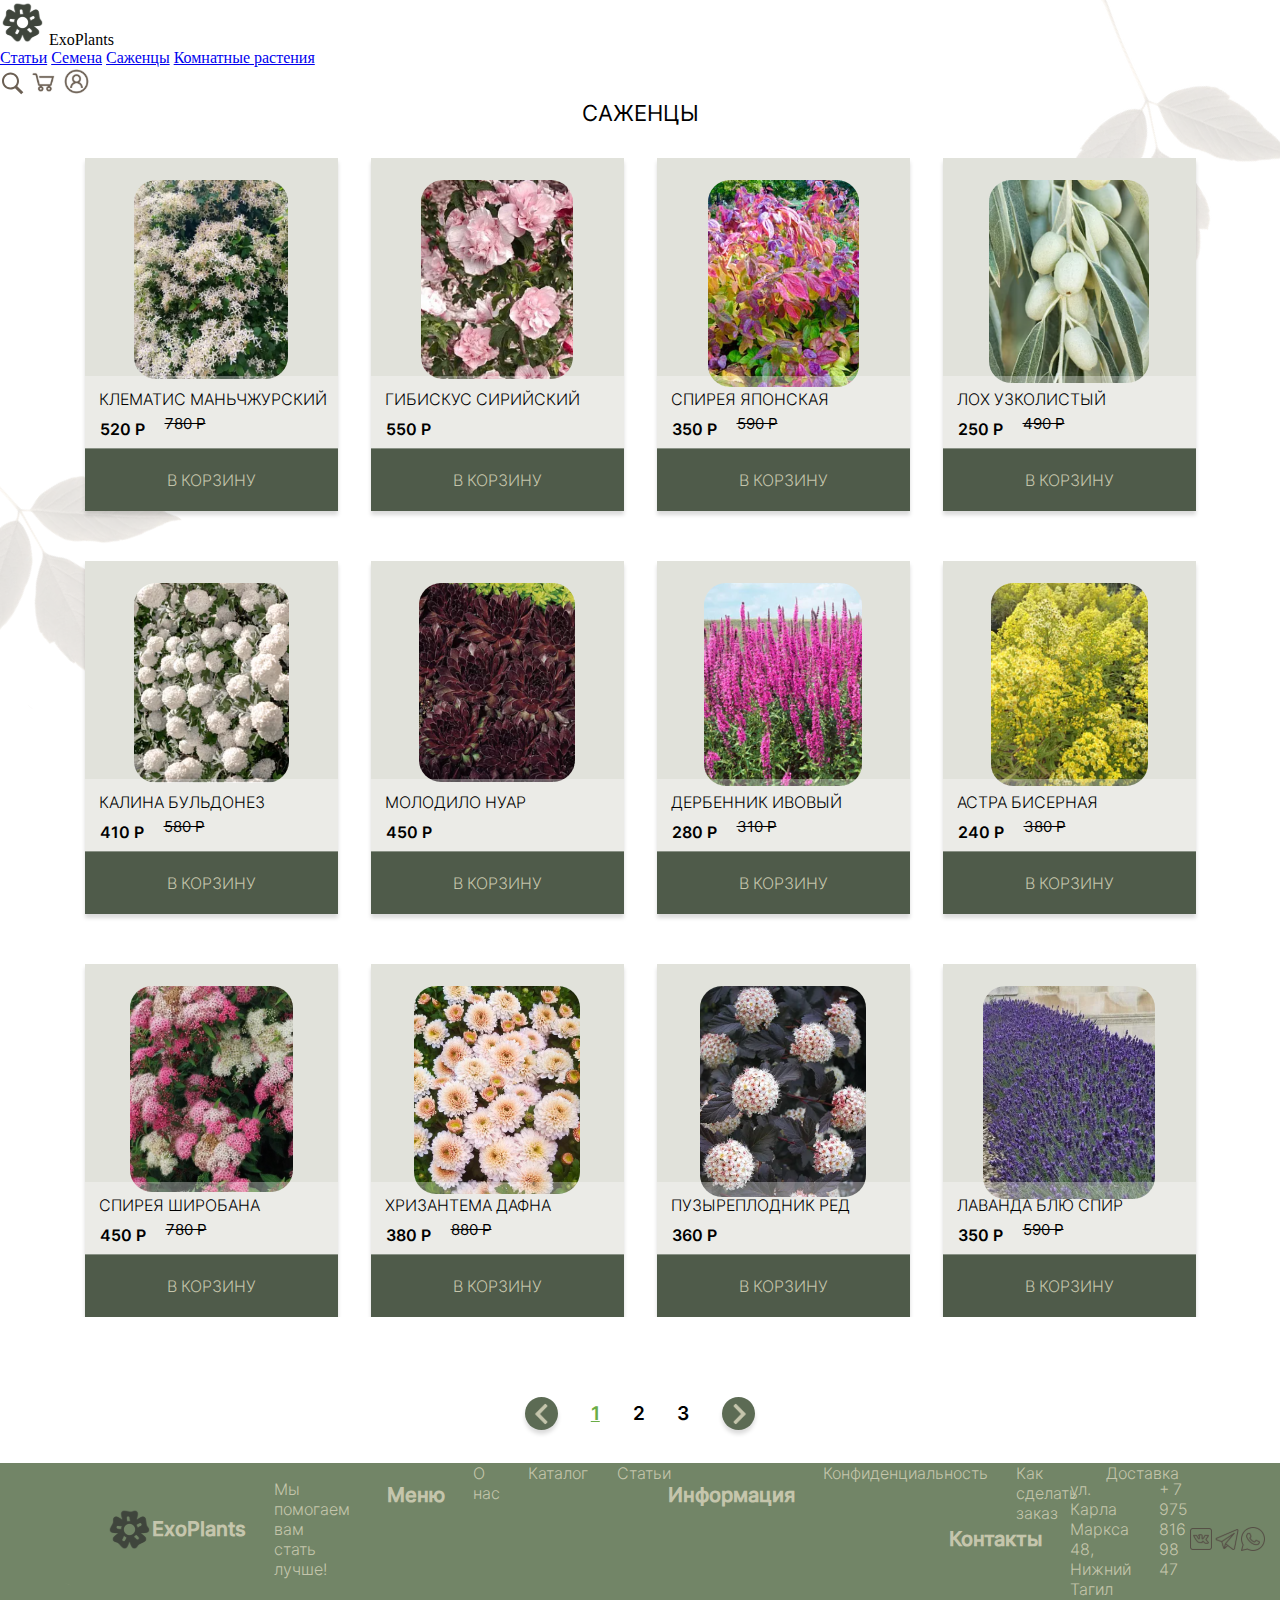
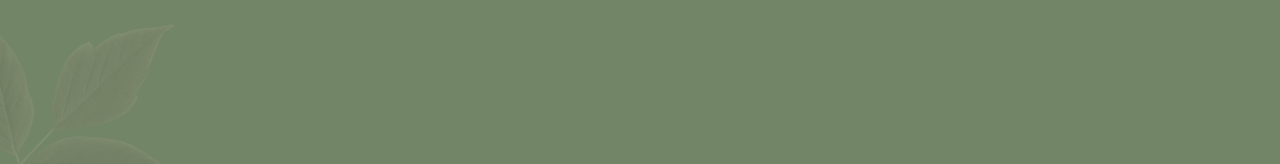
<file: pages/sags.html>
<!DOCTYPE html>
<html lang="ru">

<head>
    <meta charset="UTF-8">
    <meta name="viewport" content="width=device-width, initial-scale=1.0">
    <title>Каталог</title>
    <link rel="stylesheet" href="../css/sags.css">
    <link rel="stylesheet" href="../css/global.css">
</head>

<body>
    <div class="header_line"></div>

    <img src="../IMG/List_top.png" alt="listok" id="listok_1">
    <div class="header">
        <div class="logo">
            <a href="../index.html"><img src="../IMG/MenuIcon.svg" height="45px" width="45px" alt="logo"></a>
            ExoPlants
        </div>
        <nav class="nav">
            <a href="#" class="link">Статьи</a>
            <a href="seeds.html" class="link">Семена</a>
            <a href="#" class="link">Саженцы</a>
            <a href="plants.html" class="link">Комнатные растения</a>
        </nav>
        <div class="actions">
            <img src="../IMG/SearchIcon.svg">
            <img src="../IMG/Bag.svg">
            <img src="../IMG/Account.svg">
        </div>
    </div>
    <img src="../IMG/listok_2.svg" alt="listok_2" id="listok_2">
    <p id="sags-p">САЖЕНЦЫ</p>
    <div class="sags">
        <!-- первая часть -->
        <div class="sags-part">
            <div class="card-1">
                <div class="img">
                    <img src="../IMG/KlematisMan.svg">
                </div>
                <div class="line-block">
                    <p>КЛЕМАТИС МАНЬЧЖУРСКИЙ </p>
                    <div class="price">
                        <p>520 Р</p>
                        <p>780 Р</p>
                    </div>
                </div>
                <button class="bag-add">В КОРЗИНУ</button>
            </div>
            <div class="card-1">
                <div class="img">
                    <img src="../IMG/GibiskusSir.svg">
                </div>
                <div class="line-block">
                    <p>ГИБИСКУС СИРИЙСКИЙ</p>
                    <div class="price">
                        <p>550 Р</p>
                    </div>
                </div>
                <button class="bag-add">В КОРЗИНУ</button>
            </div>
            <div class="card-1">
                <div class="img">
                    <img src="../IMG/SpireaYaponskaya.svg">
                </div>
                <div class="line-block">
                    <p>СПИРЕЯ ЯПОНСКАЯ</p>
                    <div class="price">
                        <p>350 Р</p>
                        <p>590 Р</p>
                    </div>
                </div>
                <button class="bag-add">В КОРЗИНУ</button>
            </div>
            <div class="card-1">
                <div class="img">
                    <img src="../IMG/LohUskolist.svg">
                </div>
                <div class="line-block">
                    <p>ЛОХ УЗКОЛИСТЫЙ</p>
                    <div class="price">
                        <p>250 Р</p>
                        <p>490 Р</p>
                    </div>
                </div>
                <button class="bag-add">В КОРЗИНУ</button>
            </div>
            <div class="card-1">
                <div class="img">
                    <img src="../IMG/KalinaBuldonez.svg">
                </div>
                <div class="line-block">
                    <p>КАЛИНА БУЛЬДОНЕЗ</p>
                    <div class="price">
                        <p>410 Р</p>
                        <p>580 Р</p>
                    </div>
                </div>
                <button class="bag-add">В КОРЗИНУ</button>
            </div>
            <div class="card-1">
                <div class="img">
                    <img src="../IMG/MolodiloNuar.svg">
                </div>
                <div class="line-block">
                    <p>МОЛОДИЛО НУАР</p>
                    <div class="price">
                        <p>450 Р</p>
                    </div>
                </div>
                <button class="bag-add">В КОРЗИНУ</button>
            </div>
            <div class="card-1">
                <div class="img">
                    <img src="../IMG/DerbennikIvovyi.svg">
                </div>
                <div class="line-block">
                    <p>ДЕРБЕННИК ИВОВЫЙ</p>
                    <div class="price">
                        <p>280 Р</p>
                        <p>310 Р</p>
                    </div>
                </div>
                <button class="bag-add">В КОРЗИНУ</button>
            </div>
            <div class="card-1">
                <div class="img">
                    <img src="../IMG/AstraBisernaya.svg">
                </div>
                <div class="line-block">
                    <p>АСТРА БИСЕРНАЯ</p>
                    <div class="price">
                        <p>240 Р</p>
                        <p>380 Р</p>
                    </div>
                </div>
                <button class="bag-add">В КОРЗИНУ</button>
            </div>
            <div class="card-1">
                <div class="img">
                    <img src="../IMG/SpireyaShirobana.svg">
                </div>
                <div class="line-block">
                    <p>СПИРЕЯ ШИРОБАНА</p>
                    <div class="price">
                        <p>450 Р</p>
                        <p>780 Р</p>
                    </div>
                </div>
                <button class="bag-add">В КОРЗИНУ</button>
            </div>
            <div class="card-1">
                <div class="img">
                    <img src="../IMG/HrizantemaDafna.svg">
                </div>
                <div class="line-block">
                    <p>ХРИЗАНТЕМА ДАФНА</p>
                    <div class="price">
                        <p>380 Р</p>
                        <p>880 Р</p>
                    </div>
                </div>
                <button class="bag-add">В КОРЗИНУ</button>
            </div>
            <div class="card-1">
                <div class="img">
                    <img src="../IMG/PuzureplodnikRed.svg">
                </div>
                <div class="line-block">
                    <p>ПУЗЫРЕПЛОДНИК РЕД </p>
                    <div class="price">
                        <p>360 Р</p>
                    </div>
                </div>
                <button class="bag-add">В КОРЗИНУ</button>
            </div>
            <div class="card-1">
                <div class="img">
                    <img src="../IMG/LavandaBlueSpir.svg">
                </div>
                <div class="line-block">
                    <p>ЛАВАНДА БЛЮ СПИР</p>
                    <div class="price">
                        <p>350 Р</p>
                        <p>590 Р</p>
                    </div>
                </div>
                <button class="bag-add">В КОРЗИНУ</button>
            </div>
        </div>
        <!-- вторая часть -->
        <div class="sags-part">
            <div class="card-1">
                <div class="img">
                    <img src="../IMG/VasilekKapitan.svg">
                </div>
                <div class="line-block">
                    <p>ВАСИЛЁК КАПИТАН</p>
                    <div class="price">
                        <p>18 Р</p>
                        <p>38 Р</p>
                    </div>
                </div>
                <button class="bag-add">В КОРЗИНУ</button>
            </div>
            <div class="card-1">
                <div class="img">
                    <img src="../IMG/Floks.svg">
                </div>
                <div class="line-block">
                    <p>ФЛОКС СМЕСЬ ОКРАСОВ</p>
                    <div class="price">
                        <p>24 Р</p>
                    </div>
                </div>
                <button class="bag-add">В КОРЗИНУ</button>
            </div>
            <div class="card-1">
                <div class="img">
                    <img src="../IMG/Viola.svg">
                </div>
                <div class="line-block">
                    <p>ВИОЛА УЛЬТРАМАРИН</p>
                    <div class="price">
                        <p>44 Р</p>
                    </div>
                </div>
                <button class="bag-add">В КОРЗИНУ</button>
            </div>
            <div class="card-1">
                <div class="img">
                    <img src="../IMG/Barhats.svg">
                </div>
                <div class="line-block">
                    <p>БАРХАТЦЫ ОРАНЖЕВЫЕ</p>
                    <div class="price">
                        <p>28 Р</p>
                        <p>58 Р</p>
                    </div>
                </div>
                <button class="bag-add">В КОРЗИНУ</button>
            </div>
            <div class="card-1">
                <div class="img">
                    <img src="../IMG/AstraJuvel.svg">
                </div>
                <div class="line-block">
                    <p>АСТРА ДЖУВЕЛ</p>
                    <div class="price">
                        <p>25 Р</p>
                        <p>58 Р</p>
                    </div>
                </div>
                <button class="bag-add">В КОРЗИНУ</button>
            </div>
            <div class="card-1">
                <div class="img">
                    <img src="../IMG/GeorginaViolet.svg">
                </div>
                <div class="line-block">
                    <p>ГЕОРГИНА ФИОЛЕТ ШЕЙДС</p>
                    <div class="price">
                        <p>125 Р</p>
                    </div>
                </div>
                <button class="bag-add">В КОРЗИНУ</button>
            </div>
            <div class="card-1">
                <div class="img">
                    <img src="../IMG/KoleusToreno.svg">
                </div>
                <div class="line-block">
                    <p>КОЛЕУС ТЭРРЕНО</p>
                    <div class="price">
                        <p>38 Р</p>
                        <p>58 Р</p>
                    </div>
                </div>
                <button class="bag-add">В КОРЗИНУ</button>
            </div>
            <div class="card-1">
                <div class="img">
                    <img src="../IMG/LionZevPink.svg">
                </div>
                <div class="line-block">
                    <p>ЛЬВИНЫЙ ЗЕВ РОЗОВЫЙ</p>
                    <div class="price">
                        <p>135 Р</p>
                        <p>250 Р</p>
                    </div>
                </div>
                <button class="bag-add">В КОРЗИНУ</button>
            </div>
            <div class="card-1">
                <div class="img">
                    <img src="../IMG/LupinAlyeParusa.svg">
                </div>
                <div class="line-block">
                    <p>ЛЮПИН АЛЫЕ ПАРУСА</p>
                    <div class="price">
                        <p>41 Р</p>
                        <p>78 Р</p>
                    </div>
                </div>
                <button class="bag-add">В КОРЗИНУ</button>
            </div>
            <div class="card-1">
                <div class="img">
                    <img src="../IMG/FrillituniaZvetnaya.svg">
                </div>
                <div class="line-block">
                    <p>ФРИЛЛИТУНИЯ ЦВЕТНАЯ</p>
                    <div class="price">
                        <p>67 Р</p>
                        <p>88 Р</p>
                    </div>
                </div>
                <button class="bag-add">В КОРЗИНУ</button>
            </div>
            <div class="card-1">
                <div class="img">
                    <img src="../IMG/IeystomaRosana.svg">
                </div>
                <div class="line-block">
                    <p>ЭУСТОМА РОЗАННА</p>
                    <div class="price">
                        <p>125 Р</p>
                    </div>
                </div>
                <button class="bag-add">В КОРЗИНУ</button>
            </div>
            <div class="card-1">
                <div class="img">
                    <img src="../IMG/AgeratumSirenevui.svg">
                </div>
                <div class="line-block">
                    <p>АГЕРАТУМ СИРЕНЕВЫЙ</p>
                    <div class="price">
                        <p>25 Р</p>
                        <p>59 Р</p>
                    </div>
                </div>
                <button class="bag-add">В КОРЗИНУ</button>
            </div>
        </div>
        <!-- третья часть -->
        <div class="sags-part">
            <div class="card-1">
                <div class="img">
                    <img src="../IMG/Drazena-Marginata.svg">
                </div>
                <div class="line-block">
                    <p>ДРАЦЕНА МАРГИНАТА</p>
                    <div class="price">
                        <p>3350 Р</p>
                        <p>5590 Р</p>
                    </div>
                </div>
                <button class="bag-add">В КОРЗИНУ</button>
            </div>
            <div class="card-1">
                <div class="img">
                    <img src="../IMG/Fikus-Daniel.svg">
                </div>
                <div class="line-block">
                    <p>ФИКУС ДАНИЭЛЬ</p>
                    <div class="price">
                        <p>3450 Р</p>
                        <p>4780 Р</p>
                    </div>
                </div>
                <button class="bag-add">В КОРЗИНУ</button>
            </div>
            <div class="card-1">
                <div class="img">
                    <img src="../IMG/Pahira-IMG.svg">
                </div>
                <div class="line-block">
                    <p>ПАХИРА</p>
                    <div class="price">
                        <p>1608 Р</p>
                        <p>3285 Р</p>
                    </div>
                </div>
                <button class="bag-add">В КОРЗИНУ</button>
            </div>
            <div class="card-1">
                <div class="img">
                    <img src="../IMG/Palma.svg">
                </div>
                <div class="line-block">
                    <p>ПАЛЬМА КАРЛИКОВАЯ</p>
                    <div class="price">
                        <p>1608 Р</p>
                        <p>3285 Р</p>
                    </div>
                </div>
                <button class="bag-add">В КОРЗИНУ</button>
            </div>
            <div class="card-1">
                <div class="img">
                    <img src="../IMG/Cordylina.svg">
                </div>
                <div class="line-block">
                    <p>КОРДИЛИНА</p>
                    <div class="price">
                        <p>1108 Р</p>
                        <p>2138 Р</p>
                    </div>
                </div>
                <button class="bag-add">В КОРЗИНУ</button>
            </div>
            <div class="card-1">
                <div class="img">
                    <img src="../IMG/Samshit.svg">
                </div>
                <div class="line-block">
                    <p>САМШИТ</p>
                    <div class="price">
                        <p>2638 Р</p>
                    </div>
                </div>
                <button class="bag-add">В КОРЗИНУ</button>
            </div>
            <div class="card-1">
                <div class="img">
                    <img src="../IMG/PinkOrchide.svg">
                </div>
                <div class="line-block">
                    <p>РОЗОВАЯ ОРХИДЕЯ</p>
                    <div class="price">
                        <p>3638 Р</p>
                    </div>
                </div>
                <button class="bag-add">В КОРЗИНУ</button>
            </div>
            <div class="card-1">
                <div class="img">
                    <img src="../IMG/Tya.svg" height="247" width="67">
                </div>
                <div class="line-block">
                    <p>ТУЯ</p>
                    <div class="price">
                        <p>4350 Р</p>
                    </div>
                </div>
                <button class="bag-add">В КОРЗИНУ</button>
            </div>
            <div class="card-1">
                <div class="img">
                    <img src="../IMG/Spatifilym.svg">
                </div>
                <div class="line-block">
                    <p>СПАТИФИЛЛУМ КОМНАТНЫЙ</p>
                    <div class="price">
                        <p>1680 Р</p>
                        <p>3638 Р</p>
                    </div>
                </div>
                <button class="bag-add">В КОРЗИНУ</button>
            </div>
            <div class="card-1">
                <div class="img">
                    <img src="../IMG/Azalia.svg">
                </div>
                <div class="line-block">
                    <p>АЗАЛИЯ</p>
                    <div class="price">
                    <p>1608 Р</p>
                    </div>
                </div>
                <button class="bag-add">В КОРЗИНУ</button>
            </div>
            <div class="card-1">
                <div class="img">
                    <img src="../IMG/Youkka.svg">
                </div>
                <div class="line-block">
                    <p>ЮККА</p>
                    <div class="price">
                    <p>2380 Р</p>
                    <p>3880 Р</p>
                    </div>
                </div>
                <button class="bag-add">В КОРЗИНУ</button>
            </div>
            <div class="card-1">
                <div class="img">
                    <img src="../IMG/WhiteOrchide.svg">
                </div>
                <div class="line-block">
                    <p>БЕЛАЯ ОРХИДЕЯ</p>
                    <div class="price">
                        <p>2308 Р</p>
                        <p>3758 Р</p>
                    </div>
                </div>
                <button class="bag-add">В КОРЗИНУ</button>
            </div>
        </div>
        <!-- навигация по каталогу -->
        <nav class="sags-nav">
            <button id="strelka-left"></button>
            <p>1</p>
            <p>2</p>
            <p>3</p>
            <button id="strelka-right"></button>
        </nav>
    </div>
    <div class="footer">
        <div class="footer-text">
            <div class="block-f">
                <h3><img src="../IMG/MenuIcon.svg" height="45px" width="45px" alt="logo">ExoPlants</h3>
                <p>Мы помогаем вам<br>
                    стать лучше!</p>
            </div>
            <div class="block-f">
                <h3>Меню</h3>
                <a href="#" class="link-footer">О нас</a><br><br>
                <a href="catalog.html" class="link-footer">Каталог</a><br><br>
                <a href="#" class="link-footer">Статьи</a>
            </div>


            <div class="block-f">
                <h3>Информация</h3>
                <a href="#" class="link-footer">Конфиденциальность</a><br><br>
                <a href="#" class="link-footer">Как сделать заказ</a><br><br>
                <a href="#" class="link-footer">Доставка</a>
            </div>

            <div class="block-f">
                <h3>Контакты</h3>
                <p>ул. Карла Маркса 48, Нижний Тагил</p>
                <p>+ 7 975 816 98 47</p>
                <img src="../IMG/VK-icon.svg">
                <img src="../IMG/Telegram-icon.svg">
                <img src="../IMG/Whatsup-icon.svg">
            </div>
        </div>
        <img src="../IMG/listok-3.svg" id="listok-3">
    </div>
</body>
<script src="../scripts/sagsPages.js"></script>
<script src="../scripts/globalValues.js"></script>

</html>
</file>
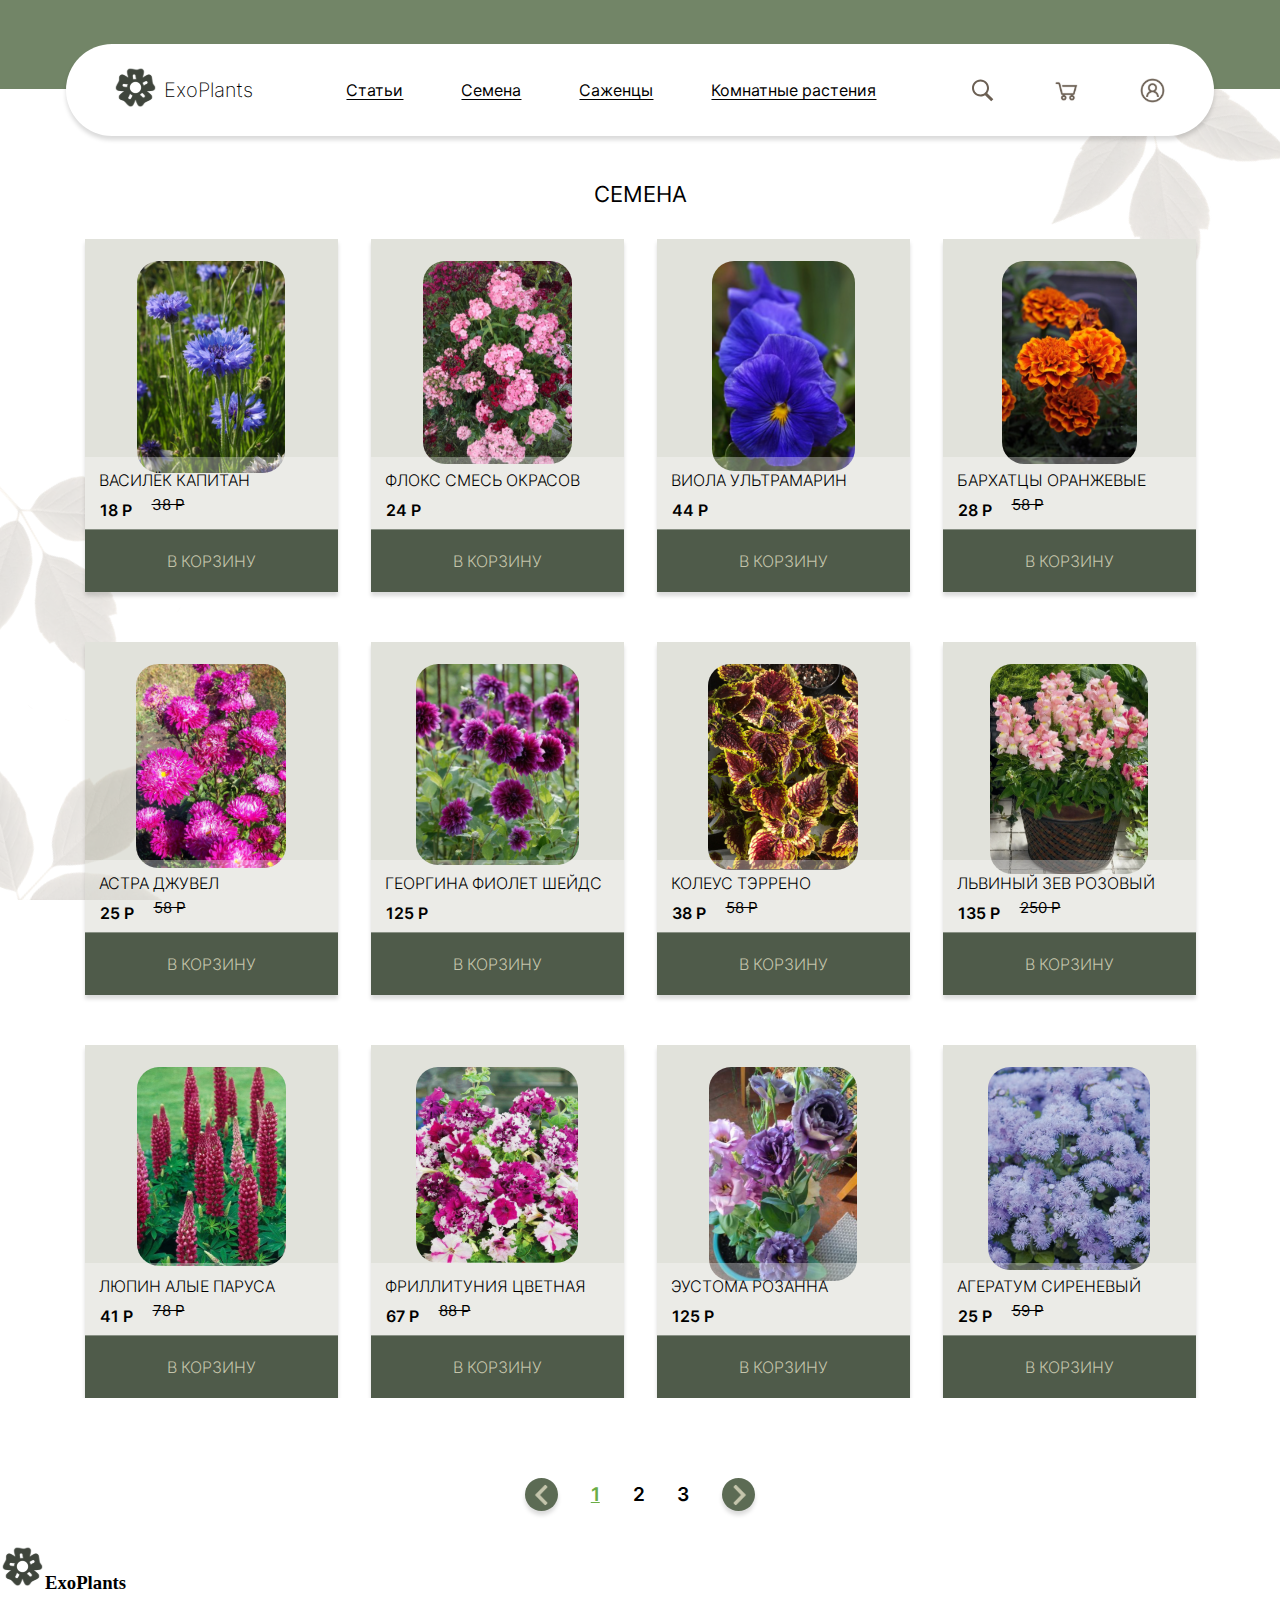
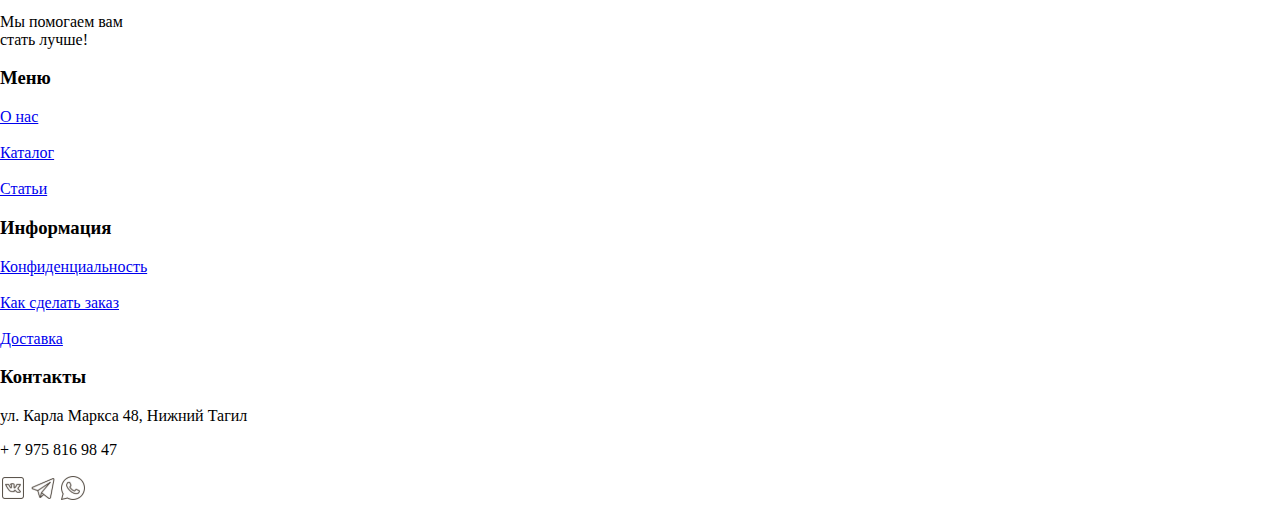
<file: pages/seeds.html>
<!DOCTYPE html>
<html lang="ru">

<head>
    <meta charset="UTF-8">
    <meta name="viewport" content="width=device-width, initial-scale=1.0">
    <title>Каталог</title>
    <link rel="stylesheet" href="../css/seeds.css">
</head>

<body>
    <div class="header_line"></div>

    <img src="../IMG/List_top.png" alt="listok" id="listok_1">
    <div class="header">
        <div class="logo">
            <a href="../index.html"><img src="../IMG/MenuIcon.svg" height="45px" width="45px" alt="logo"></a>
            ExoPlants
        </div>
        <nav class="nav">
            <a href="#" class="link">Статьи</a>
            <a href="#" class="link">Семена</a>
            <a href="sags.html" class="link">Саженцы</a>
            <a href="plants.html" class="link">Комнатные растения</a>
        </nav>
        <div class="actions">
            <img src="../IMG/SearchIcon.svg">
            <img src="../IMG/Bag.svg">
            <img src="../IMG/Account.svg">
        </div>
    </div>
    <img src="../IMG/listok_2.svg" alt="listok_2" id="listok_2">
    <p id="seeds-p">СЕМЕНА</p>
    <div class="seeds">
        <!-- первая часть -->
        <div class="seeds-part">
            <div class="card-1">
                <div class="img">
                    <img src="../IMG/VasilekKapitan.svg">
                </div>
                <div class="line-block">
                    <p>ВАСИЛЁК КАПИТАН</p>
                    <div class="price">
                        <p>18 Р</p>
                        <p>38 Р</p>
                    </div>
                </div>
                <button class="bag-add">В КОРЗИНУ</button>
            </div>
            <div class="card-1">
                <div class="img">
                    <img src="../IMG/Floks.svg">
                </div>
                <div class="line-block">
                    <p>ФЛОКС СМЕСЬ ОКРАСОВ</p>
                    <div class="price">
                        <p>24 Р</p>
                    </div>
                </div>
                <button class="bag-add">В КОРЗИНУ</button>
            </div>
            <div class="card-1">
                <div class="img">
                    <img src="../IMG/Viola.svg">
                </div>
                <div class="line-block">
                    <p>ВИОЛА УЛЬТРАМАРИН</p>
                    <div class="price">
                        <p>44 Р</p>
                    </div>
                </div>
                <button class="bag-add">В КОРЗИНУ</button>
            </div>
            <div class="card-1">
                <div class="img">
                    <img src="../IMG/Barhats.svg">
                </div>
                <div class="line-block">
                    <p>БАРХАТЦЫ ОРАНЖЕВЫЕ</p>
                    <div class="price">
                        <p>28 Р</p>
                        <p>58 Р</p>
                    </div>
                </div>
                <button class="bag-add">В КОРЗИНУ</button>
            </div>
            <div class="card-1">
                <div class="img">
                    <img src="../IMG/AstraJuvel.svg">
                </div>
                <div class="line-block">
                    <p>АСТРА ДЖУВЕЛ</p>
                    <div class="price">
                        <p>25 Р</p>
                        <p>58 Р</p>
                    </div>
                </div>
                <button class="bag-add">В КОРЗИНУ</button>
            </div>
            <div class="card-1">
                <div class="img">
                    <img src="../IMG/GeorginaViolet.svg">
                </div>
                <div class="line-block">
                    <p>ГЕОРГИНА ФИОЛЕТ ШЕЙДС</p>
                    <div class="price">
                        <p>125 Р</p>
                    </div>
                </div>
                <button class="bag-add">В КОРЗИНУ</button>
            </div>
            <div class="card-1">
                <div class="img">
                    <img src="../IMG/KoleusToreno.svg">
                </div>
                <div class="line-block">
                    <p>КОЛЕУС ТЭРРЕНО</p>
                    <div class="price">
                        <p>38 Р</p>
                        <p>58 Р</p>
                    </div>
                </div>
                <button class="bag-add">В КОРЗИНУ</button>
            </div>
            <div class="card-1">
                <div class="img">
                    <img src="../IMG/LionZevPink.svg">
                </div>
                <div class="line-block">
                    <p>ЛЬВИНЫЙ ЗЕВ РОЗОВЫЙ</p>
                    <div class="price">
                        <p>135 Р</p>
                        <p>250 Р</p>
                    </div>
                </div>
                <button class="bag-add">В КОРЗИНУ</button>
            </div>
            <div class="card-1">
                <div class="img">
                    <img src="../IMG/LupinAlyeParusa.svg">
                </div>
                <div class="line-block">
                    <p>ЛЮПИН АЛЫЕ ПАРУСА</p>
                    <div class="price">
                        <p>41 Р</p>
                        <p>78 Р</p>
                    </div>
                </div>
                <button class="bag-add">В КОРЗИНУ</button>
            </div>
            <div class="card-1">
                <div class="img">
                    <img src="../IMG/FrillituniaZvetnaya.svg">
                </div>
                <div class="line-block">
                    <p>ФРИЛЛИТУНИЯ ЦВЕТНАЯ</p>
                    <div class="price">
                        <p>67 Р</p>
                        <p>88 Р</p>
                    </div>
                </div>
                <button class="bag-add">В КОРЗИНУ</button>
            </div>
            <div class="card-1">
                <div class="img">
                    <img src="../IMG/IeystomaRosana.svg">
                </div>
                <div class="line-block">
                    <p>ЭУСТОМА РОЗАННА</p>
                    <div class="price">
                        <p>125 Р</p>
                    </div>
                </div>
                <button class="bag-add">В КОРЗИНУ</button>
            </div>
            <div class="card-1">
                <div class="img">
                    <img src="../IMG/AgeratumSirenevui.svg">
                </div>
                <div class="line-block">
                    <p>АГЕРАТУМ СИРЕНЕВЫЙ</p>
                    <div class="price">
                        <p>25 Р</p>
                        <p>59 Р</p>
                    </div>
                </div>
                <button class="bag-add">В КОРЗИНУ</button>
            </div>
        </div>
        <!-- вторая часть -->
        <div class="seeds-part">
            <div class="card-1">
                <div class="img">
                    <img src="../IMG/Drazena-Marginata.svg">
                </div>
                <div class="line-block">
                    <p>ДРАЦЕНА МАРГИНАТА</p>
                    <div class="price">
                    <p>3350 Р</p>
                    <p>5590 Р</p>
                    </div>
                </div>
                <button class="bag-add">В КОРЗИНУ</button>
            </div>
            <div class="card-1">
                <div class="img">
                    <img src="../IMG/Fikus-Daniel.svg">
                </div>
                <div class="line-block">
                    <p>ФИКУС ДАНИЭЛЬ</p>
                    <div class="price">
                    <p>3450 Р</p>
                    <p>4780 Р</p>
                    </div>
                </div>
                <button class="bag-add">В КОРЗИНУ</button>
            </div>
            <div class="card-1">
                <div class="img">
                    <img src="../IMG/Pahira-IMG.svg">
                </div>
                <div class="line-block">
                    <p>ПАХИРА</p>
                    <div class="price">
                        <p>1608 Р</p>
                        <p>3285 Р</p>
                    </div>
                </div>
                <button class="bag-add">В КОРЗИНУ</button>
            </div>
            <div class="card-1">
                <div class="img">
                    <img src="../IMG/Palma.svg">
                </div>
                <div class="line-block">
                    <p>ПАЛЬМА КАРЛИКОВАЯ</p>
                    <div class="price">
                        <p>1608 Р</p>
                        <p>3285 Р</p>
                    </div>
                </div>
                <button class="bag-add">В КОРЗИНУ</button>
            </div>
            <div class="card-1">
                <div class="img">
                    <img src="../IMG/Cordylina.svg">
                </div>
                <div class="line-block">
                    <p>КОРДИЛИНА</p>
                    <div class="price">
                        <p>1108 Р</p>
                        <p>2138 Р</p>
                    </div>
                </div>
                <button class="bag-add">В КОРЗИНУ</button>
            </div>
            <div class="card-1">
                <div class="img">
                    <img src="../IMG/Samshit.svg">
                </div>
                <div class="line-block">
                    <p>САМШИТ</p>
                    <div class="price">
                        <p>2638 Р</p>
                    </div>
                </div>
                <button class="bag-add">В КОРЗИНУ</button>
            </div>
            <div class="card-1">
                <div class="img">
                    <img src="../IMG/PinkOrchide.svg">
                </div>
                <div class="line-block">
                    <p>РОЗОВАЯ ОРХИДЕЯ</p>
                    <div class="price">
                        <p>3638 Р</p>
                    </div>
                </div>
                <button class="bag-add">В КОРЗИНУ</button>
            </div>
            <div class="card-1">
                <div class="img">
                    <img src="../IMG/GibiskusSir.svg">
                </div>
                <div class="line-block">
                    <p>ГИБИСКУС СИРИЙСКИЙ</p>
                    <div class="price">
                        <p>550 Р</p>
                    </div>
                </div>
                <button class="bag-add">В КОРЗИНУ</button>
            </div>
            <div class="card-1">
                <div class="img">
                    <img src="../IMG/Tya.svg" height="247" width="67">
                </div>
                <div class="line-block">
                    <p>ТУЯ</p>
                    <div class="price">
                        <p>4350 Р</p>
                    </div>
                </div>
                <button class="bag-add">В КОРЗИНУ</button>
            </div>
            <div class="card-1">
                <div class="img">
                    <img src="../IMG/KalinaBuldonez.svg">
                </div>
                <div class="line-block">
                    <p>КАЛИНА БУЛЬДОНЕЗ</p>
                    <div class="price">
                        <p>410 Р</p>
                        <p>580 Р</p>
                    </div>
                </div>
                <button class="bag-add">В КОРЗИНУ</button>
            </div>
            <div class="card-1">
                <div class="img">
                    <img src="../IMG/Spatifilym.svg">
                </div>
                <div class="line-block">
                    <p>СПАТИФИЛЛУМ КОМНАТНЫЙ</p>
                    <div class="price">
                        <p>1680 Р</p>
                        <p>3638 Р</p>
                    </div>
                </div>
                <button class="bag-add">В КОРЗИНУ</button>
            </div>
            <div class="card-1">
                <div class="img">
                    <img src="../IMG/SpireaYaponskaya.svg">
                </div>
                <div class="line-block">
                    <p>СПИРЕЯ ЯПОНСКАЯ</p>
                    <div class="price">
                        <p>350 Р</p>
                        <p>590 Р</p>
                    </div>
                </div>
                <button class="bag-add">В КОРЗИНУ</button>
            </div>
        </div>
        <!-- третья часть -->
        <div class="seeds-part">
            <div class="card-1">
                <div class="img">
                    <img src="../IMG/KlematisMan.svg">
                </div>
                <div class="line-block">
                    <p>КЛЕМАТИС МАНЬЧЖУРСКИЙ </p>
                    <div class="price">
                        <p>520 Р</p>
                        <p>780 Р</p>
                    </div>
                </div>
                <button class="bag-add">В КОРЗИНУ</button>
            </div>
            <div class="card-1">
                <div class="img">
                    <img src="../IMG/Azalia.svg">
                </div>
                <div class="line-block">
                    <p>АЗАЛИЯ</p>
                    <div class="price">
                    <p>1608 Р</p>
                    </div>
                </div>
                <button class="bag-add">В КОРЗИНУ</button>
            </div>
            <div class="card-1">
                <div class="img">
                    <img src="../IMG/Youkka.svg">
                </div>
                <div class="line-block">
                    <p>ЮККА</p>
                    <div class="price">
                    <p>2380 Р</p>
                    <p>3880 Р</p>
                    </div>
                </div>
                <button class="bag-add">В КОРЗИНУ</button>
            </div>
            <div class="card-1">
                <div class="img">
                    <img src="../IMG/LohUskolist.svg">
                </div>
                <div class="line-block">
                    <p>ЛОХ УЗКОЛИСТЫЙ</p>
                    <div class="price">
                        <p>250 Р</p>
                        <p>490 Р</p>
                    </div>
                </div>
                <button class="bag-add">В КОРЗИНУ</button>
            </div>
            <div class="card-1">
                <div class="img">
                    <img src="../IMG/WhiteOrchide.svg">
                </div>
                <div class="line-block">
                    <p>БЕЛАЯ ОРХИДЕЯ</p>
                    <div class="price">
                        <p>2308 Р</p>
                        <p>3758 Р</p>
                    </div>
                </div>
                <button class="bag-add">В КОРЗИНУ</button>
            </div>
            <div class="card-1">
                <div class="img">
                    <img src="../IMG/MolodiloNuar.svg">
                </div>
                <div class="line-block">
                    <p>МОЛОДИЛО НУАР</p>
                    <div class="price">
                        <p>450 Р</p>
                    </div>
                </div>
                <button class="bag-add">В КОРЗИНУ</button>
            </div>
            <div class="card-1">
                <div class="img">
                    <img src="../IMG/DerbennikIvovyi.svg">
                </div>
                <div class="line-block">
                    <p>ДЕРБЕННИК ИВОВЫЙ</p>
                    <div class="price">
                        <p>280 Р</p>
                        <p>310 Р</p>
                    </div>
                </div>
                <button class="bag-add">В КОРЗИНУ</button>
            </div>
            <div class="card-1">
                <div class="img">
                    <img src="../IMG/AstraBisernaya.svg">
                </div>
                <div class="line-block">
                    <p>АСТРА БИСЕРНАЯ</p>
                    <div class="price">
                        <p>240 Р</p>
                        <p>380 Р</p>
                    </div>
                </div>
                <button class="bag-add">В КОРЗИНУ</button>
            </div>
            <div class="card-1">
                <div class="img">
                    <img src="../IMG/SpireyaShirobana.svg">
                </div>
                <div class="line-block">
                    <p>СПИРЕЯ ШИРОБАНА</p>
                    <div class="price">
                        <p>450 Р</p>
                        <p>780 Р</p>
                    </div>
                </div>
                <button class="bag-add">В КОРЗИНУ</button>
            </div>
            <div class="card-1">
                <div class="img">
                    <img src="../IMG/HrizantemaDafna.svg">
                </div>
                <div class="line-block">
                    <p>ХРИЗАНТЕМА ДАФНАТ</p>
                    <div class="price">
                        <p>380 Р</p>
                        <p>880 Р</p>
                    </div>
                </div>
                <button class="bag-add">В КОРЗИНУ</button>
            </div>
            <div class="card-1">
                <div class="img">
                    <img src="../IMG/PuzureplodnikRed.svg">
                </div>
                <div class="line-block">
                    <p>ПУЗЫРЕПЛОДНИК РЕД </p>
                    <div class="price">
                        <p>360 Р</p>
                    </div>
                </div>
                <button class="bag-add">В КОРЗИНУ</button>
            </div>
            <div class="card-1">
                <div class="img">
                    <img src="../IMG/LavandaBlueSpir.svg">
                </div>
                <div class="line-block">
                    <p>ЛАВАНДА БЛЮ СПИР</p>
                    <div class="price">
                        <p>350 Р</p>
                        <p>590 Р</p>
                    </div>
                </div>
                <button class="bag-add">В КОРЗИНУ</button>
            </div>
        </div>
        <!-- навигация по каталогу -->
        <nav class="seeds-nav">
            <button id="strelka-left"></button>
            <p>1</p>
            <p>2</p>
            <p>3</p>
            <button id="strelka-right"></button>
        </nav>
    </div>
    <div class="footer">
        <div class="footer-text">
            <div class="block-f">
                <h3><img src="../IMG/MenuIcon.svg" height="45px" width="45px" alt="logo">ExoPlants</h3>
                <p>Мы помогаем вам<br>
                    стать лучше!</p>
            </div>
            <div class="block-f">
                <h3>Меню</h3>
                <a href="#" class="link-footer">О нас</a><br><br>
                <a href="catalog.html" class="link-footer">Каталог</a><br><br>
                <a href="#" class="link-footer">Статьи</a>
            </div>


            <div class="block-f">
                <h3>Информация</h3>
                <a href="#" class="link-footer">Конфиденциальность</a><br><br>
                <a href="#" class="link-footer">Как сделать заказ</a><br><br>
                <a href="#" class="link-footer">Доставка</a>
            </div>

            <div class="block-f">
                <h3>Контакты</h3>
                <p>ул. Карла Маркса 48, Нижний Тагил</p>
                <p>+ 7 975 816 98 47</p>
                <img src="../IMG/VK-icon.svg">
                <img src="../IMG/Telegram-icon.svg">
                <img src="../IMG/Whatsup-icon.svg">
            </div>
        </div>
        <img src="../IMG/listok-3.svg" id="listok-3">
    </div>
</body>
<script src="../scripts/seedsPages.js"></script>
<script src="../scripts/globalValues.js"></script>

</html>
</file>
<file: css/main.css>
body {
    margin: 0;
    min-width: 320px;
}

#listok_1 {
    position: absolute;
    z-index: -1;
    right: 0;
    top: 0;
}

#listok_2 {
    position: absolute;
    z-index: -1;
    left: 0;
    top: 367px;
}

.info-block {
    max-width: 843px;
    min-height: 386px;
    width: 100%;
    background-color: #EAEDE7;
    box-shadow: 0 4px 4px 0 #00000025;
    display: grid;
    grid-template-columns: repeat(auto-fit, minmax(340px, 1fr));
}

.positioner {
    display: flex;
    justify-content: center;
}

.vase-img {
    margin-left: 90px;
    margin-top: 33px;
    grid-row-start: 1;
    grid-row-end: 4;
    grid-column-start: 1;
    grid-column-end: 2;
}

.info-text {
    display: grid;
    grid-template-rows: repeat(3, minmax(100px, 1fr));
    padding-top: 10px;
}

.info-1 {
    display: flex;
    text-align: left;
    font-family: interLight;
    font-size: 22px;
    grid-row: 1;
    padding-left: 5px;
}

.info-2 {
    margin-left: 40%;
    text-align: left;
    font-family: interLight;
    font-size: 20px;
    grid-row: 2;
}

.info-block a {
    text-decoration: none;
    grid-row: 3;
}

.btn-catalog {
    display: flex;
    align-items: center;
    justify-content: space-between;
    width: 162px;
    height: 63px;
    margin: 0 auto;
    font-family: interRegular;
    font-size: 16px;
    border-radius: 30px;
    border: 0;
    box-shadow: 0 4px 4px 0 #00000025;
    margin-left: 27%;
    padding-left: 10%;
    transition: all 500ms ease;
}

.btn-catalog img {
    padding-right: 11px;
    padding-bottom: 11px;
}

.btn-catalog:hover {
    cursor: pointer;
    transform: scale(1.1);
}

#slaider-p {
    text-align: center;
    font-family: interRegular;
    font-size: 22px;
    margin-top: 32px;
}

.slaider {
    display: flex;
    align-items: center;
    max-width: 1222px;
    width: 100%;
    margin: 0 auto;
}

.card-1 {
    display: flex;
    flex-direction: column;
    max-width: 253px;
    min-height: 353px;
    width: 100%;
    background-color: #E1E2DB;
    box-shadow: 0 4px 4px 0 #00000025;
    margin: 0 10px;
    transition: all 0.5s;
    position: relative;
}

.card-1 img {
    margin-top: 22px;
    z-index: 1;
}

.img {
    position: absolute;
    display: flex;
    justify-content: center;
    align-items: center;
    width: 100%;
}

.slider-body {
    display: inline-grid;
    grid-auto-columns: max-content;
    grid-auto-flow: column;
    max-width: 1096px;
    width: 100%;
    min-height: 353px;
    overflow: hidden;
}

.line-block {
    width: 253px;
    height: 73px;
    background-color: #FFFFFF54;
    margin-top: 218px;
    z-index: 2;
    position: relative;
    bottom: 0;
    cursor: pointer;
}

.price {
    display: flex;
    margin-bottom: 15px;
}

.line-block p {
    margin: 0;
    margin-left: 14px;
    margin-top: 13px;
    font-family: interLight;
    font-size: 16px;
    text-align: left;
}

.price p:nth-child(1) {
    margin-top: 10px;
    margin-left: 15px;
    font-family: interSemiBold;
    font-size: 16px;
}

.price p:nth-child(2) {
    margin-top: 5px;
    margin-left: 20px;
    font-family: interRegular;
    font-size: 15px;
    text-decoration: line-through;
}

.bag-add {
    font-family: interLight;
    font-size: 16px;
    color: #C5C5AC;
    width: 253px;
    height: 63px;
    background-color: #4F5B4A;
    border: 0;
    transition: all 500ms ease;
    position: absolute;
    bottom: 0;
}

.bag-add:hover {
    color: #FFF;
    background-color: #6AAD46;
}

.p-style {
    text-align: center;
    font-family: interRegular;
    font-size: 22px;
    margin-top: 75px;
    margin-bottom: 9px;
}

.block-states {
    margin: 0 auto;
    margin-bottom: 71px;
}

.a-link {
    position: absolute;
    top: 225px;
    right: 42px;
    font-family: interLight;
    font-size: 15px;
    display: flex;
    align-items: center;
    color: #000;
    text-decoration: none;
}

.a-link img {
    margin-left: 9px;
}

.a-link:hover {
    color: #6AAD46;
    text-decoration: underline;
}

.states {
    max-width: 1261px;
    min-height: 281px;
    width: 100%;
    background-color: #EAEDE7;
    box-shadow: 0 4px 4px 0 #00000025;
    margin-top: 9px;
    /*margin-left: 4px;*/
    margin-bottom: 71px;

    display: flex;
    flex-direction: row;
    /*align-self: center;*/
    align-items: center;
    justify-content: space-around;
    position: relative;

    flex-wrap: wrap;
    margin: 0 auto;
}

.states-img {
    max-width: 100%;
    height: auto;
    display: flex;
    justify-content: center;
}

.link-states {
    font-family: interLight;
    font-size: 16px;
    color: #000;
    text-underline-offset: 3px;
    display: flex;
    flex-wrap: wrap;
    align-items: center;
}

.link-states:hover {
    color: #6AAD46;
    text-decoration: none;
}

.states-position {
    display: grid;
    grid-template-columns: repeat(3, minmax(117px, 1fr));
    grid-template-rows: repeat(1, 112px);
    margin-bottom: 2%;
    width: 100%;
    max-width: 648px;
    align-items: center;
}

.states-position p {
    margin-top: 3px;
    display: flex;
    flex-wrap: wrap;
    justify-content: center;
}

.states-img img {
    max-width: 80%;
    padding: 0 10%;
}

#listok-3 {
    position: absolute;
    bottom: 0;
    left: 0;
}

#catalog-p {
    font-family: interRegular;
    font-size: 22px;
    text-align: center;
    margin-top: 32px;
}

.catalog-body {
    display: flex;
    align-items: center;
    max-width: 1200px;
    margin: 0 auto;
}

.catalog-part {
    display: inline-grid;
    grid-auto-columns: max-content;
    grid-auto-flow: column;
    max-width: 1096px;
    width: 100%;
    min-height: 353px;
    overflow: hidden;
}

@font-face {
    font-family: interExtraLight;
    src: url("../Fonts/Inter-ExtraLight.otf");
}

@font-face {
    font-family: interRegular;
    src: url("../Fonts/Inter-Regular.otf");
}

@font-face {
    font-family: interLight;
    src: url("../Fonts/Inter-Light.otf");
}

@font-face {
    font-family: interSemiBold;
    src: url("../Fonts/Inter-SemiBold.otf");
}

@font-face {
    font-family: interMedium;
    src: url("../Fonts/Inter-Medium.otf");
}
</file>
<file: catalog.css>
.header_line {
    height: 89px;
    background-color: #728567;
}

body {
    margin: 0;
}

#listok_1 {
    position: absolute;
    z-index: -1;
    right: 0;
    top: 0;
}

#listok_2 {
    position: absolute;
    z-index: -1;
    left: 0;
    top: 367px;
}

.header {
    max-width: 1148px;
    min-height: 92px;
    width: 100%;
    background-color: #FFF;
    border-radius: 50px;
    box-shadow: 0 4px 4px 0 #00000025;
    display: flex;
    flex-direction: row;
    align-items: center;
    justify-content: space-around;
    margin: 0 auto;
    position: relative;
    top: -45px;
    z-index: 2;
    flex-wrap: wrap;
}

.logo {
    font-family: interExtraLight;
    font-size: 20px;
    display: flex;
    align-items: center;
}

.logo img {
    margin-right: 6px;
}

.link {
    font-family: interRegular;
    font-size: 16px;
    color: #000;
    text-underline-offset: 3px;
}

.link:hover {
    border-bottom: 5px solid #6AAD46;
    text-decoration: none;
}

.nav {
    max-width: 530px;
    width: 100%;
    display: flex;
    align-items: center;
    justify-content: space-between;
}

.actions {
    display: flex;
    flex-direction: row;
    align-self: center;
    max-width: 197px;
    width: 100%;
    justify-content: space-between;
}

.info-text p {
    margin-top: 77px;
    margin-left: 108px;
    font-family: interLight;
    font-size: 22px;
}

.info-text p:nth-child(2) {
    margin-top: 35px;
    margin-left: 275px;
    font-family: interLight;
    font-size: 20px;
}

.btn-catalog {
    display: flex;
    align-items: center;
    justify-content: space-between;
    width: 162px;
    height: 63px;
    margin: 0 auto;
    font-family: interRegular;
    font-size: 16px;
    border-radius: 30px;
    border: 0;
    box-shadow: 0 4px 4px 0 #00000025;
    margin-top: 44px;
    margin-left: 157px;
    padding-left: 33px;
    transition: all 500ms ease;
}

.btn-catalog img {
    padding-right: 11px;
    padding-bottom: 11px;
}

.btn-catalog:hover {
    cursor: pointer;
    transform: scale(1.1);
}

.card-1 {
    display: flex;
    flex-direction: column;
    max-width: 253px;
    min-height: 353px;
    width: 100%;
    background-color: #E1E2DB;
    box-shadow: 0 4px 4px 0 #00000025;
    margin: 0 10px;
    transition: all 0.5s;
    position: relative;
}
.card-1 img {
    margin-top: 22px;
    z-index: 1;
}

.img { 
    position: absolute;
    display: flex;
    justify-content: center;
    align-items: center;
    width: 100%;
}

.line-block {
    width: 253px;
    height: 73px;
    background-color: #FFFFFF54;
    margin-top: 218px;
    z-index: 2;
    position: relative;
    bottom: 0;
}

.price {
    display: flex;
    margin-bottom: 15px;
}

.line-block p {
    margin: 0;
    margin-left: 14px;
    margin-top: 13px;
    font-family: interLight;
    font-size: 16px;
    text-align: left;
}

.price p:nth-child(1) {
    margin-top: 10px;
    margin-left: 15px;
    font-family: interSemiBold;
    font-size: 16px;
}

.price p:nth-child(2) {
    margin-top: 5px;
    margin-left: 20px;
    font-family: interRegular;
    font-size: 15px;
    text-decoration: line-through;
}

.bag-add {
    font-family: interLight;
    font-size: 16px;
    color: #C5C5AC;
    width: 253px;
    height: 63px;
    background-color: #4F5B4A;
    border: 0;
    transition: all 500ms ease;
    position: absolute;
    bottom: 0;
}

.bag-add:hover {
    color: #FFF;
    background-color: #6AAD46;
}

.a-link {
    position: absolute;
    top: 225px;
    right: 42px;
    font-family: interLight;
    font-size: 15px;
    display: flex;
    align-items: center;
    color: #000;
    text-decoration: none;
}

.a-link img {
    margin-left: 9px;
}

.a-link:hover {
    color: #6AAD46;
    text-decoration: underline;
}

.footer {
    position: relative;
    margin: 0;
    width: 100%;
    min-height: 291px;
    background-color: #728567;
}
.footer-text {
    display: grid;
    max-width: 1123px;
    grid-template-columns: repeat(4, 281px);
    margin: 0 auto;
    align-items: start;
    justify-content: space-between;
}
#listok-3 {
    position: absolute;
    bottom: 0;
    left: 0;
}
.block-f h3 {
    display: flex;
    align-items: center;
    font-family: interMedium;
    font-size: 20px;
    color: #C5C5AC;
}
.block-f img { 
    margin-right: 9px;
}
.footer h3 {
    font-family: interMedium;
    font-size: 20px;
}
.footer-text p {
    font-family: interLight;
    font-size: 16px;
    color: #C5C5AC;
}
.footer-text a {
    font-family: interLight;
    font-size: 16px;
    color: #C5C5AC;
    text-decoration: none;
}
.link-footer:hover {
    color:#3F453C;
}
#catalog-p {
    font-family: interRegular;
    font-size: 22px;
    text-align: center;
    margin: 0;
    margin-bottom: 32px;
}
.catalog {
    width: 1200px;
    margin: 0 auto;
}

.catalog-part {
    display: none;
    justify-items: center;
    justify-content: center;
    grid-template-columns: repeat(4, 257px);
    grid-template-rows: repeat(3, 353px);
    width: 1096px;
    width: 100%;
    overflow: hidden;
    gap: 50px 29px;
}

.catalog-nav {
    display: flex;
    justify-content: space-between;
    align-items: center;
    margin: 0 auto;
    max-width: 230px;

    margin-bottom: 19px;
    margin-top: 66px;
    font-family: interSemiBold;
    font-size: 19px;
}
.catalog-nav p:hover {
    cursor: pointer;
}
#strelka-left {
    border: none;
    width: 33px;
    height: 33px;
    border-radius: 100%;
    background: no-repeat url('IMG/strelka-left-mini.svg') center, #5C6B54;
    box-shadow: 0 4px 4px 0 #00000025;
}

#strelka-right {
    border: none;
    width: 33px;
    height: 33px;
    border-radius: 100%;
    background: no-repeat url('IMG/strelka-right-mini.svg') center, #5C6B54;
    box-shadow: 0 4px 4px 0 #00000025;
}

.link-goods{
    color: #000;
    text-decoration: none;
}
.link-goods:hover {
    color: #3F453C;
}
@font-face {
    font-family: interExtraLight;
    src: url("Fonts/Inter-ExtraLight.otf");
}

@font-face {
    font-family: interRegular;
    src: url("Fonts/Inter-Regular.otf");
}

@font-face {
    font-family: interLight;
    src: url("Fonts/Inter-Light.otf");
}

@font-face {
    font-family: interSemiBold;
    src: url("Fonts/Inter-SemiBold.otf");
}
@font-face {
    font-family: interMedium;
    src: url("Fonts/Inter-Medium.otf");
}
</file>
<file: good-card.css>
.header_line {
    height: 89px;
    background-color: #728567;
}

body {
    margin: 0;
}

#listok_1 {
    position: absolute;
    z-index: -1;
    right: 0;
    top: 0;
}

#listok_2 {
    position: absolute;
    z-index: -1;
    left: 0;
    top: 367px;
}

.header {
    max-width: 1148px;
    min-height: 92px;
    width: 100%;
    background-color: #FFF;
    border-radius: 50px;
    box-shadow: 0 4px 4px 0 #00000025;
    display: flex;
    flex-direction: row;
    align-items: center;
    justify-content: space-around;
    margin: 0 auto;
    position: relative;
    top: -45px;
    z-index: 2;
    flex-wrap: wrap;
}

.logo {
    font-family: interExtraLight;
    font-size: 20px;
    display: flex;
    align-items: center;
}

.logo img {
    margin-right: 6px;
}

.link {
    font-family: interRegular;
    font-size: 16px;
    color: #000;
    text-underline-offset: 3px;
}

.link:hover {
    border-bottom: 5px solid #6AAD46;
    text-decoration: none;
}

.nav {
    max-width: 530px;
    width: 100%;
    display: flex;
    align-items: center;
    justify-content: space-between;
}

.actions {
    display: flex;
    flex-direction: row;
    align-self: center;
    max-width: 197px;
    width: 100%;
    justify-content: space-between;
}
.footer {
    position: relative;
    margin: 0;
    max-width: 100%;
    min-height: 291px;
    width: 100%;
    background-color: #728567;
}
.footer-text {
    display: grid;
    max-width: 1123px;
    width: 100%;
    grid-template-columns: repeat(4, 281px);
    margin: 0 auto;
    align-items: start;
    justify-content: space-between;
}
#listok-3 {
    position: absolute;
    bottom: 0;
    left: 0;
}
.block-f h3 {
    display: flex;
    align-items: center;
    font-family: interMedium;
    font-size: 20px;
    color: #C5C5AC;
}
.block-f img { 
    margin-right: 9px;
}
.footer h3 {
    font-family: interMedium;
    font-size: 20px;
}
.footer-text p {
    font-family: interLight;
    font-size: 16px;
    color: #C5C5AC;
}
.footer-text a {
    font-family: interLight;
    font-size: 16px;
    color: #C5C5AC;
    text-decoration: none;
}
.link-footer:hover {
    color:#3F453C;
}

/*.textcols {
    white-space: nowrap;
    font-family: interLight;
}
.textcols-item {
    white-space: normal;
    display: inline-block;
    width: 10%;
    vertical-align: top;
}
.textcols .textcols-item:first-child {
    margin-right: 2%;
}*/

.price {
    display: flex;
    margin-top: 70px;
    margin-bottom: 15px;
}
.price p:nth-child(1) {
    margin-top: 10px;
    margin-left: 65px;
    font-family: interSemiBold;
    font-size: 28px;
}

.price p:nth-child(2) {
    margin-top: 5px;
    margin-left: 20px;
    font-family: interRegular;
    font-size: 24px;
    text-decoration: line-through;
}
/*.good-info-body {
    max-width: 531px;
    min-height: 646px;
    background-color: #EAEDE7;
}
h1 {
    margin-left: auto;
    margin-right: auto;
    font-family: interRegular;
    font-size: 22px;
}*/


.quantity {
    padding-top: 20px;
    margin-left: 141px;
    user-select: none;
  }
  .quantity input {
    appearance: none;
    -webkit-appearance: none;
    border: none;
    text-align: center;
    width: 79px;
    height: 68px;
    background: none;
    font-size: 22px;
    font-family:interBold;
    color: #6AAD46;
  }
   
  button[class*=btn] {
    width: 79px;
    height: 72px;
    background-color: #FFF;
    border-radius: 6px;
    border: none;
    cursor: pointer;
  }
  .minus-btn img {
    margin-bottom: 0px;
  }
  .plus-btn img {
    margin-top: 2px;
  }
   
  button:focus,
  input:focus {
    outline:0;
  }

@font-face {
    font-family: interExtraLight;
    src: url("Fonts/Inter-ExtraLight.otf");
}
.card-switcher-body {
    max-width: 530px;
    min-height: 570px;
    width: 100%;
    background-color: #E1E2DB;
    box-shadow: 0 4px 4px 0 #00000025;
    margin-top: 100px;
    margin-left: 120px;
    display: flex;
    flex-direction: row;
}
.a-link {
    position: absolute;
    top: 230px;
    left: 120px;
    font-family: interLight;
    font-size: 16px;
    display: flex;
    align-items: center;
    color: #000;
    text-decoration: none;
}
.a-link img {
    margin-right: 16px;
}
.a-link:hover {
    color: #6AAD46;
}
.card-switcher-body .img-main {
    align-items: center;
    width: 100%;
}
.img-main {
    margin-top: 74px;
}
.card-switcher{
    display: flex;
    margin: 0 auto;
    gap: 0 87px;
    align-self: center;
    margin-top: 32px;
    margin-left: 120px;
    margin-bottom: 50px;
}
.good-info-body {
    max-width: 531px;
    min-height: 646px;
    width: 100%;
    background-color: #EAEDE7;
    box-shadow: 0 4px 4px 0 #00000025;
    margin-top: -850px;
    margin-left: 670px;
    margin-bottom: 179px;
    
}
.center {
    height: 27px;
    width: 89px;
    display: flex;
    align-items: center;
    margin: 0 auto;
    font-size: 22px;
    font-family: interRegular;
}
.good-text {
    margin-left: 27px; 
    margin-top: 61px;
    font-family: interLight;
    font-size: 20px;
}
.bag-add {
    font-family: interLight;
    font-size: 24px;
    color: #C5C5AC;
    width: 531px;
    height: 93px;
    background-color: #4F5B4A;
    border: 0;
    transition: all 500ms ease;
    position: absolute;
    margin-top: 70px;
    
}

.bag-add:hover {
    color: #FFF;
    background-color: #6AAD46;
}
@font-face {
    font-family: interRegular;
    src: url("Fonts/Inter-Regular.otf");
}

@font-face {
    font-family: interLight;
    src: url("Fonts/Inter-Light.otf");
}

@font-face {
    font-family: interSemiBold;
    src: url("Fonts/Inter-SemiBold.otf");
}
@font-face {
    font-family: interMedium;
    src: url("Fonts/Inter-Medium.otf");
}
@font-face {
    font-family: interBold;
    src: url("Fonts/Inter-Bold.otf");
}
</file>
<file: css/good-card.css>
body {
    margin: 0;
}

#listok_1 {
    position: absolute;
    z-index: -1;
    right: 0;
    top: 0;
}

#listok_2 {
    position: absolute;
    z-index: -1;
    left: 0;
    top: 367px;
}

#listok-3 {
    position: absolute;
    bottom: 0;
    left: 0;
}

/*.textcols {
    white-space: nowrap;
    font-family: interLight;
}
.textcols-item {
    white-space: normal;
    display: inline-block;
    width: 10%;
    vertical-align: top;
}
.textcols .textcols-item:first-child {
    margin-right: 2%;
}*/

.price {
    display: flex;
    margin-top: 70px;
    margin-bottom: 15px;
}

.price p:nth-child(1) {
    margin-top: 10px;
    margin-left: 65px;
    font-family: interSemiBold;
    font-size: 28px;
}

.price p:nth-child(2) {
    margin-top: 5px;
    margin-left: 20px;
    font-family: interRegular;
    font-size: 24px;
    text-decoration: line-through;
}

/*.good-info-body {
    max-width: 531px;
    min-height: 646px;
    background-color: #EAEDE7;
}
h1 {
    margin-left: auto;
    margin-right: auto;
    font-family: interRegular;
    font-size: 22px;
}*/


.quantity {
    padding-top: 20px;
    margin-left: 141px;
    user-select: none;
}

.quantity input {
    appearance: none;
    -webkit-appearance: none;
    border: none;
    text-align: center;
    width: 79px;
    height: 68px;
    background: none;
    font-size: 22px;
    font-family: interBold;
    color: #6AAD46;
}

button[class*=btn] {
    width: 79px;
    height: 72px;
    background-color: #FFF;
    border-radius: 6px;
    border: none;
    cursor: pointer;
}

.minus-btn img {
    margin-bottom: 0px;
}

.plus-btn img {
    margin-top: 2px;
}

button:focus,
input:focus {
    outline: 0;
}

@font-face {
    font-family: interExtraLight;
    src: url("../Fonts/Inter-ExtraLight.otf");
}

.card-switcher-body {
    max-width: 530px;
    min-height: 570px;
    width: 100%;
    background-color: #E1E2DB;
    box-shadow: 0 4px 4px 0 #00000025;
    margin-top: 100px;
    display: flex;
    flex-direction: row;
}

.a-link {
    position: relative;
    top: 70px;
    font-family: interLight;
    font-size: 16px;
    display: flex;
    align-items: center;
    color: #000;
    text-decoration: none;
}

.a-link img {
    margin-right: 16px;
}

.a-link:hover {
    color: #6AAD46;
}

.card-switcher-body .img-main {
    align-items: center;
    width: 100%;
}

.img-main {
    margin-top: 74px;
    max-height: 421px;
    max-width: 470px;
}

.good-cart-body {
    display: flex;
    justify-content: center;
}

.good-cart-container {
    max-width: 1033px;
    width: 90%;
}

.card-switcher {
    display: flex;
    margin: 0 auto;
    gap: 0 87px;
    align-self: center;
    margin-top: 32px;
    margin-bottom: 50px;
}

.good-info-body {
    max-width: 531px;
    min-height: 646px;
    width: 100%;
    background-color: #EAEDE7;
    box-shadow: 0 4px 4px 0 #00000025;
    margin-top: -850px;
    margin-left: 550px;
    margin-bottom: 179px;

}

.center {
    height: 27px;
    display: flex;
    justify-content: center;
    margin: 0 auto;
    padding-top: 25px;
    font-size: 22px;
    font-family: interRegular;
}

.good-text {
    margin-left: 27px;
    margin-top: 61px;
    font-family: interLight;
    font-size: 20px;
}

.bag-add {
    font-family: interLight;
    font-size: 24px;
    color: #C5C5AC;
    width: 531px;
    height: 93px;
    background-color: #4F5B4A;
    border: 0;
    transition: all 500ms ease;
    /*position: absolute;*/
    margin-top: 70px;
}

.bag-add:hover {
    color: #FFF;
    background-color: #6AAD46;
}

@media (max-width: 1152px) {
    .good-info-body {
        margin: 0 0 70px 0;
    }

    .good-cart-container {
        display: grid;
        justify-content: center;
        /*grid-template-columns: repeat(1, 1fr);*/
    }

    /*.good-cart-body {*/
    /*    padding: 0 40px;*/
    /*}*/
}

@media (max-width: 594px) {
    .card-switcher {
        display: none;
    }

    .card-switcher-body {
        padding: 10%;
        height: 300px;
        min-height: auto;
    }

    .img-main {
        height: 300px;
        width: 80% !important;
        margin-top: 0;
    }
    .arrow {
        height: 300px;
        width: 30px;
    }

    .good-info-body {
        margin: 70px auto;
        width: 100%;
        padding: 10%;
    }

    .quantity {
        margin: 0 10%;
        display: flex;
        justify-content: center;
    }

    .bag-add {
        width: 100%;
    }

    .good-cart-body {
        width: 80%;
        margin-top: -20%;
    }
}

@media (max-width: 490px) {
    .good-text {
        margin-left: 0;
        font-size: 16px;
    }
    .price p:nth-child(2) {
        font-size: 20px;
    }

    .price p:nth-child(1) {
        font-size: 24px;
    }

    .price {
        margin-top: 10px;
    }
}

@media (max-width: 370px) {
    .center {
        font-size: 18px;
    }

    .good-text {
        font-size: 14px;
    }

    .quantity {
        padding-top: 0;
    }
}

@font-face {
    font-family: interRegular;
    src: url("../Fonts/Inter-Regular.otf");
}

@font-face {
    font-family: interLight;
    src: url("../Fonts/Inter-Light.otf");
}

@font-face {
    font-family: interSemiBold;
    src: url("../Fonts/Inter-SemiBold.otf");
}

@font-face {
    font-family: interMedium;
    src: url("../Fonts/Inter-Medium.otf");
}

@font-face {
    font-family: interBold;
    src: url("../Fonts/Inter-Bold.otf");
}
</file>
<file: css/global.css>
.footer {
    position: relative;
    margin: 0;
    width: 100%;
    min-height: 291px;
    background-color: #728567;
    padding-bottom: 10px;
}

.footer h3 {
    font-family: interMedium;
    font-size: 20px;
}

.footer-text {
    display: grid;
    max-width: 1123px;
    grid-template-columns: repeat(auto-fit, minmax(260px, 1fr));
    margin: 0 auto;
    align-items: start;
    justify-content: space-between;
}

.footer-text p {
    font-family: interLight;
    font-size: 16px;
    color: #C5C5AC;
}

.footer-text a {
    font-family: interLight;
    font-size: 16px;
    color: #C5C5AC;
    text-decoration: none;
}

.link-footer:hover {
    color:#3F453C;
}

.block-f {
    display: flex;
    justify-content: left;
}

.block-f h3 {
    display: flex;
    align-items: center;
    font-family: interMedium;
    font-size: 20px;
    color: #C5C5AC;
    padding-left: 10%;
}

.img-contacts {
    display: flex;
    justify-content: space-around;
}

.block-f a, .block-f p {
    padding-left: 10%;
}

.block-f > div {
    width: 100%;
}
</file>
<file: css/sags.css>
body {
    margin: 0;
}

#listok_1 {
    position: absolute;
    z-index: -1;
    right: 0;
    top: 0;
}

#listok_2 {
    position: absolute;
    z-index: -1;
    left: 0;
    top: 367px;
}

.info-text p {
    margin-top: 77px;
    margin-left: 108px;
    font-family: interLight;
    font-size: 22px;
}

.info-text p:nth-child(2) {
    margin-top: 35px;
    margin-left: 275px;
    font-family: interLight;
    font-size: 20px;
}

.btn-sags {
    display: flex;
    align-items: center;
    justify-content: space-between;
    width: 162px;
    height: 63px;
    margin: 0 auto;
    font-family: interRegular;
    font-size: 16px;
    border-radius: 30px;
    border: 0;
    box-shadow: 0 4px 4px 0 #00000025;
    margin-top: 44px;
    margin-left: 157px;
    padding-left: 33px;
    transition: all 500ms ease;
}

.btn-sags img {
    padding-right: 11px;
    padding-bottom: 11px;
}

.btn-sags:hover {
    cursor: pointer;
    transform: scale(1.1);
}

.card-1 {
    display: flex;
    flex-direction: column;
    max-width: 253px;
    min-height: 353px;
    width: 100%;
    background-color: #E1E2DB;
    box-shadow: 0 4px 4px 0 #00000025;
    margin: 0 10px;
    transition: all 0.5s;
    position: relative;
}
.card-1 img {
    margin-top: 22px;
    z-index: 1;
}

.img { 
    position: absolute;
    display: flex;
    justify-content: center;
    align-items: center;
    width: 100%;
}

.line-block {
    width: 253px;
    height: 73px;
    background-color: #FFFFFF54;
    margin-top: 218px;
    z-index: 2;
    position: relative;
    bottom: 0;
    cursor: pointer;
}

.price {
    display: flex;
    margin-bottom: 15px;
}

.line-block p {
    margin: 0;
    margin-left: 14px;
    margin-top: 13px;
    font-family: interLight;
    font-size: 16px;
    text-align: left;
}

.price p:nth-child(1) {
    margin-top: 10px;
    margin-left: 15px;
    font-family: interSemiBold;
    font-size: 16px;
}

.price p:nth-child(2) {
    margin-top: 5px;
    margin-left: 20px;
    font-family: interRegular;
    font-size: 15px;
    text-decoration: line-through;
}

.bag-add {
    font-family: interLight;
    font-size: 16px;
    color: #C5C5AC;
    width: 253px;
    height: 63px;
    background-color: #4F5B4A;
    border: 0;
    transition: all 500ms ease;
    position: absolute;
    bottom: 0;
}

.bag-add:hover {
    color: #FFF;
    background-color: #6AAD46;
}

.a-link {
    position: absolute;
    top: 225px;
    right: 42px;
    font-family: interLight;
    font-size: 15px;
    display: flex;
    align-items: center;
    color: #000;
    text-decoration: none;
}

.a-link img {
    margin-left: 9px;
}

.a-link:hover {
    color: #6AAD46;
    text-decoration: underline;
}

#listok-3 {
    position: absolute;
    bottom: 0;
    left: 0;
}

#sags-p {
    font-family: interRegular;
    font-size: 22px;
    text-align: center;
    margin: 0;
    margin-bottom: 32px;
}
.sags {
    max-width: 1200px;
    margin: 0 auto;
}

.sags-part {
    max-height: 1200px;
    display: none;
    justify-items: center;
    justify-content: center;
    grid-template-columns: repeat(auto-fit, 257px);
    width: 100%;
    overflow: overlay;
    gap: 50px 29px;/
}

.sags-nav {
    display: flex;
    justify-content: space-between;
    align-items: center;
    margin: 0 auto;
    max-width: 230px;

    margin-bottom: 19px;
    margin-top: 66px;
    font-family: interSemiBold;
    font-size: 19px;
}
.sags-nav p:hover {
    cursor: pointer;
}
#strelka-left {
    border: none;
    width: 33px;
    height: 33px;
    border-radius: 100%;
    background: no-repeat url('../IMG/strelka-left-mini.svg') center, #5C6B54;
    box-shadow: 0 4px 4px 0 #00000025;
}

#strelka-right {
    border: none;
    width: 33px;
    height: 33px;
    border-radius: 100%;
    background: no-repeat url('../IMG/strelka-right-mini.svg') center, #5C6B54;
    box-shadow: 0 4px 4px 0 #00000025;
}

.link-goods{
    color: #000;
    text-decoration: none;
}
.link-goods:hover {
    color: #3F453C;
}
@font-face {
    font-family: interExtraLight;
    src: url("../Fonts/Inter-ExtraLight.otf");
}

@font-face {
    font-family: interRegular;
    src: url("../Fonts/Inter-Regular.otf");
}

@font-face {
    font-family: interLight;
    src: url("../Fonts/Inter-Light.otf");
}

@font-face {
    font-family: interSemiBold;
    src: url("../Fonts/Inter-SemiBold.otf");
}
@font-face {
    font-family: interMedium;
    src: url("../Fonts/Inter-Medium.otf");
}
</file>
<file: css/seeds.css>
.header_line {
    height: 89px;
    background-color: #728567;
}

body {
    margin: 0;
}

#listok_1 {
    position: absolute;
    z-index: -1;
    right: 0;
    top: 0;
}

#listok_2 {
    position: absolute;
    z-index: -1;
    left: 0;
    top: 367px;
}

.header {
    max-width: 1148px;
    min-height: 92px;
    width: 100%;
    background-color: #FFF;
    border-radius: 50px;
    box-shadow: 0 4px 4px 0 #00000025;
    display: flex;
    flex-direction: row;
    align-items: center;
    justify-content: space-around;
    margin: 0 auto;
    position: relative;
    top: -45px;
    z-index: 2;
    flex-wrap: wrap;
}

.logo {
    font-family: interExtraLight;
    font-size: 20px;
    display: flex;
    align-items: center;
}

.logo img {
    margin-right: 6px;
}

.link {
    font-family: interRegular;
    font-size: 16px;
    color: #000;
    text-underline-offset: 3px;
}

.link:hover {
    border-bottom: 5px solid #6AAD46;
    text-decoration: none;
}

.nav {
    max-width: 530px;
    width: 100%;
    display: flex;
    align-items: center;
    justify-content: space-between;
}

.actions {
    display: flex;
    flex-direction: row;
    align-self: center;
    max-width: 197px;
    width: 100%;
    justify-content: space-between;
}

.info-text p {
    margin-top: 77px;
    margin-left: 108px;
    font-family: interLight;
    font-size: 22px;
}

.info-text p:nth-child(2) {
    margin-top: 35px;
    margin-left: 275px;
    font-family: interLight;
    font-size: 20px;
}

.btn-seeds {
    display: flex;
    align-items: center;
    justify-content: space-between;
    width: 162px;
    height: 63px;
    margin: 0 auto;
    font-family: interRegular;
    font-size: 16px;
    border-radius: 30px;
    border: 0;
    box-shadow: 0 4px 4px 0 #00000025;
    margin-top: 44px;
    margin-left: 157px;
    padding-left: 33px;
    transition: all 500ms ease;
}

.btn-seeds img {
    padding-right: 11px;
    padding-bottom: 11px;
}

.btn-seeds:hover {
    cursor: pointer;
    transform: scale(1.1);
}

.card-1 {
    display: flex;
    flex-direction: column;
    max-width: 253px;
    min-height: 353px;
    width: 100%;
    background-color: #E1E2DB;
    box-shadow: 0 4px 4px 0 #00000025;
    margin: 0 10px;
    transition: all 0.5s;
    position: relative;
}
.card-1 img {
    margin-top: 22px;
    z-index: 1;
}

.img { 
    position: absolute;
    display: flex;
    justify-content: center;
    align-items: center;
    width: 100%;
}

.line-block {
    width: 253px;
    height: 73px;
    background-color: #FFFFFF54;
    margin-top: 218px;
    z-index: 2;
    position: relative;
    bottom: 0;
    cursor: pointer;
}

.price {
    display: flex;
    margin-bottom: 15px;
}

.line-block p {
    margin: 0;
    margin-left: 14px;
    margin-top: 13px;
    font-family: interLight;
    font-size: 16px;
    text-align: left;
}

.price p:nth-child(1) {
    margin-top: 10px;
    margin-left: 15px;
    font-family: interSemiBold;
    font-size: 16px;
}

.price p:nth-child(2) {
    margin-top: 5px;
    margin-left: 20px;
    font-family: interRegular;
    font-size: 15px;
    text-decoration: line-through;
}

.bag-add {
    font-family: interLight;
    font-size: 16px;
    color: #C5C5AC;
    width: 253px;
    height: 63px;
    background-color: #4F5B4A;
    border: 0;
    transition: all 500ms ease;
    position: absolute;
    bottom: 0;
}

.bag-add:hover {
    color: #FFF;
    background-color: #6AAD46;
}

.a-link {
    position: absolute;
    top: 225px;
    right: 42px;
    font-family: interLight;
    font-size: 15px;
    display: flex;
    align-items: center;
    color: #000;
    text-decoration: none;
}

.a-link img {
    margin-left: 9px;
}

.a-link:hover {
    color: #6AAD46;
    text-decoration: underline;
}

#listok-3 {
    position: absolute;
    bottom: 0;
    left: 0;
}

#seeds-p {
    font-family: interRegular;
    font-size: 22px;
    text-align: center;
    margin: 0;
    margin-bottom: 32px;
}
.seeds {
    width: 1200px;
    margin: 0 auto;
}

.seeds-part {
    display: none;
    justify-items: center;
    justify-content: center;
    grid-template-columns: repeat(4, 257px);
    grid-template-rows: repeat(3, 353px);
    width: 1096px;
    width: 100%;
    overflow: hidden;
    gap: 50px 29px;
}

.seeds-nav {
    display: flex;
    justify-content: space-between;
    align-items: center;
    margin: 0 auto;
    max-width: 230px;

    margin-bottom: 19px;
    margin-top: 66px;
    font-family: interSemiBold;
    font-size: 19px;
}
.seeds-nav p:hover {
    cursor: pointer;
}
#strelka-left {
    border: none;
    width: 33px;
    height: 33px;
    border-radius: 100%;
    background: no-repeat url('../IMG/strelka-left-mini.svg') center, #5C6B54;
    box-shadow: 0 4px 4px 0 #00000025;
}

#strelka-right {
    border: none;
    width: 33px;
    height: 33px;
    border-radius: 100%;
    background: no-repeat url('../IMG/strelka-right-mini.svg') center, #5C6B54;
    box-shadow: 0 4px 4px 0 #00000025;
}

.link-goods{
    color: #000;
    text-decoration: none;
}
.link-goods:hover {
    color: #3F453C;
}
@font-face {
    font-family: interExtraLight;
    src: url("../Fonts/Inter-ExtraLight.otf");
}

@font-face {
    font-family: interRegular;
    src: url("../Fonts/Inter-Regular.otf");
}

@font-face {
    font-family: interLight;
    src: url("../Fonts/Inter-Light.otf");
}

@font-face {
    font-family: interSemiBold;
    src: url("../Fonts/Inter-SemiBold.otf");
}
@font-face {
    font-family: interMedium;
    src: url("../Fonts/Inter-Medium.otf");
}
</file>
